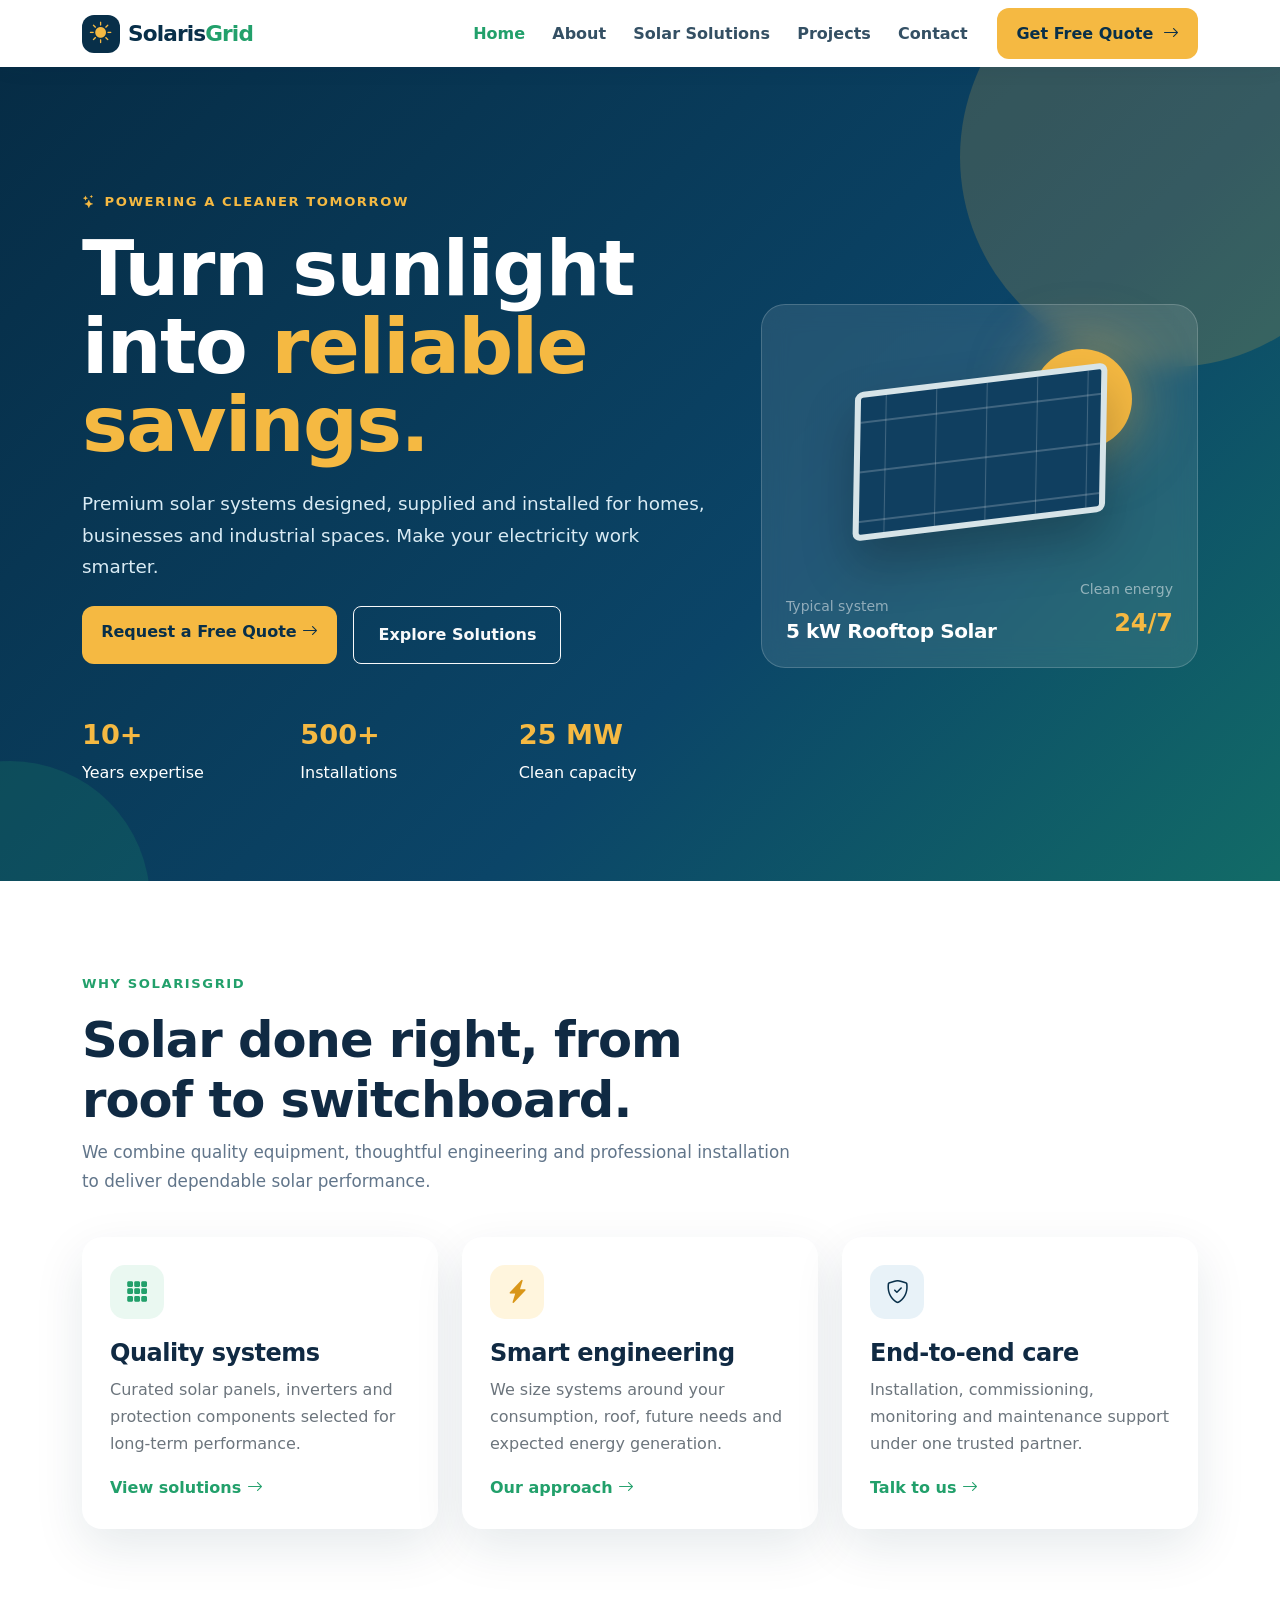
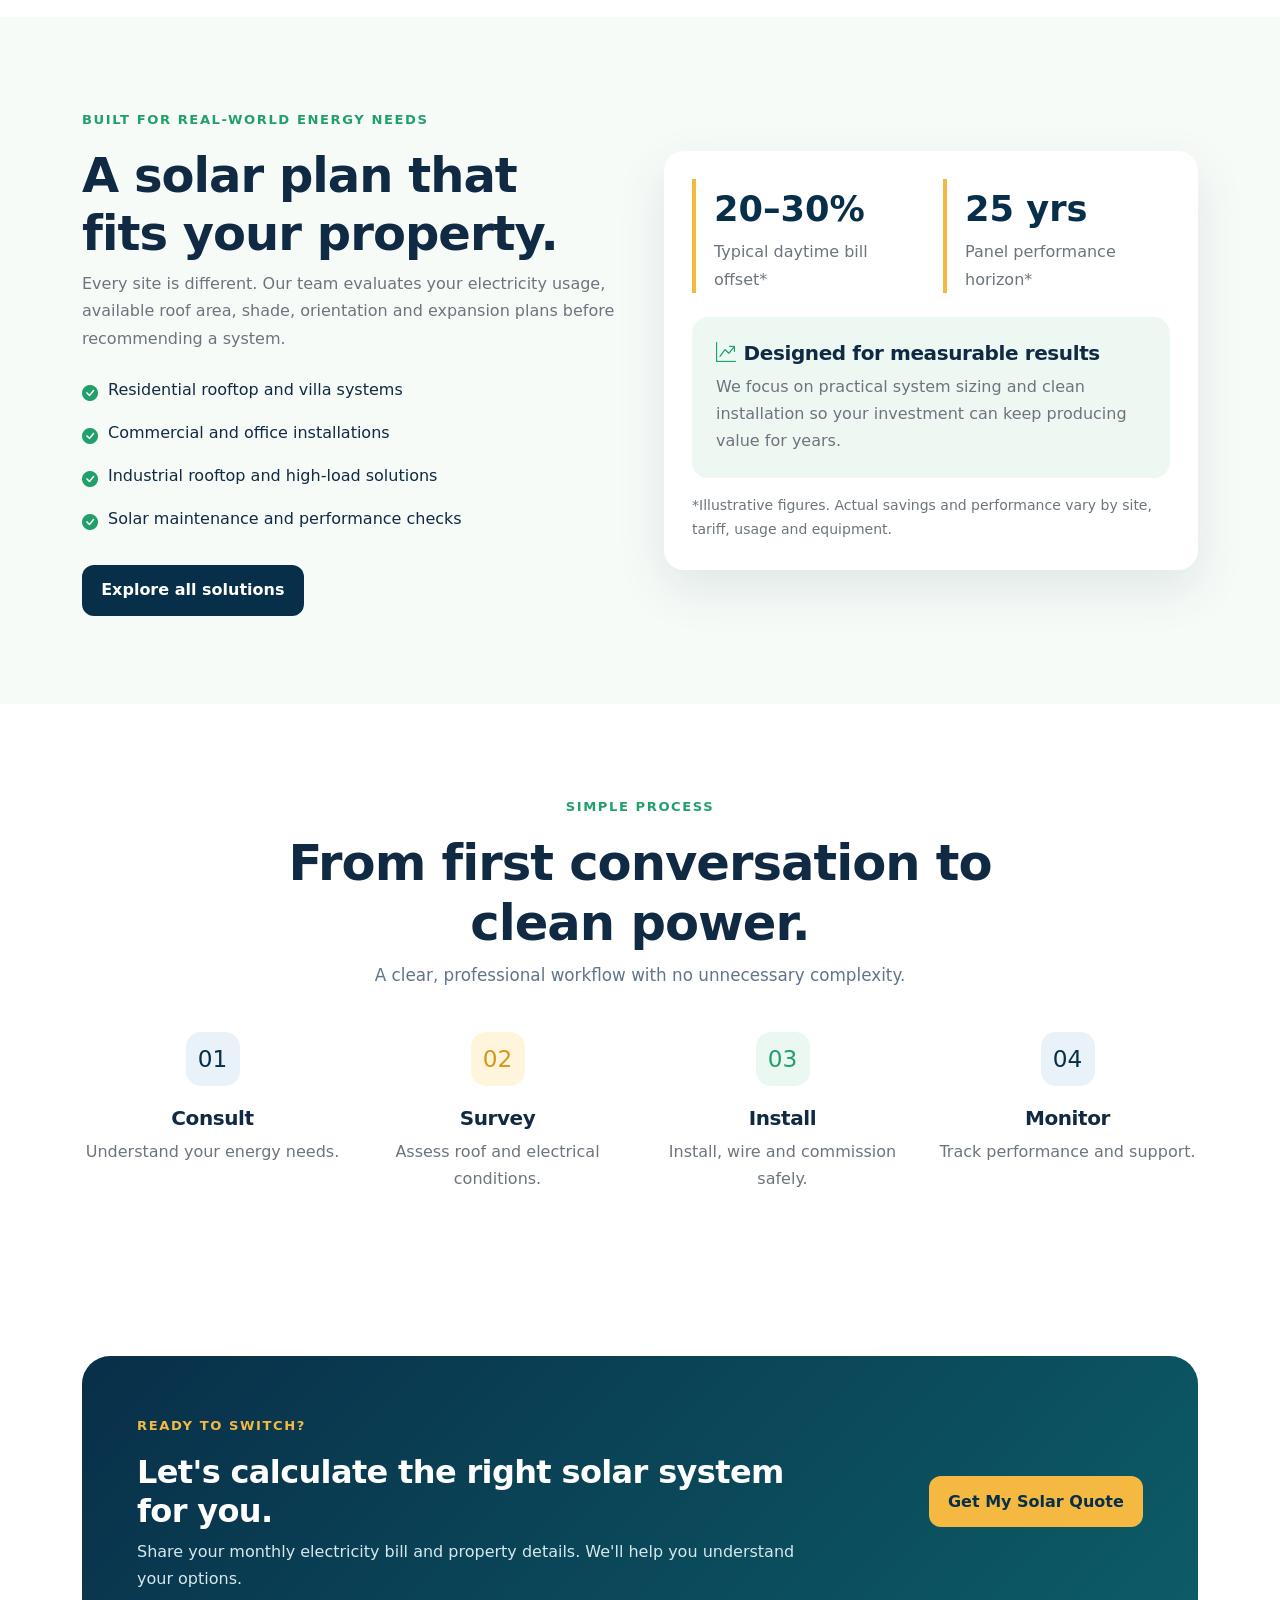
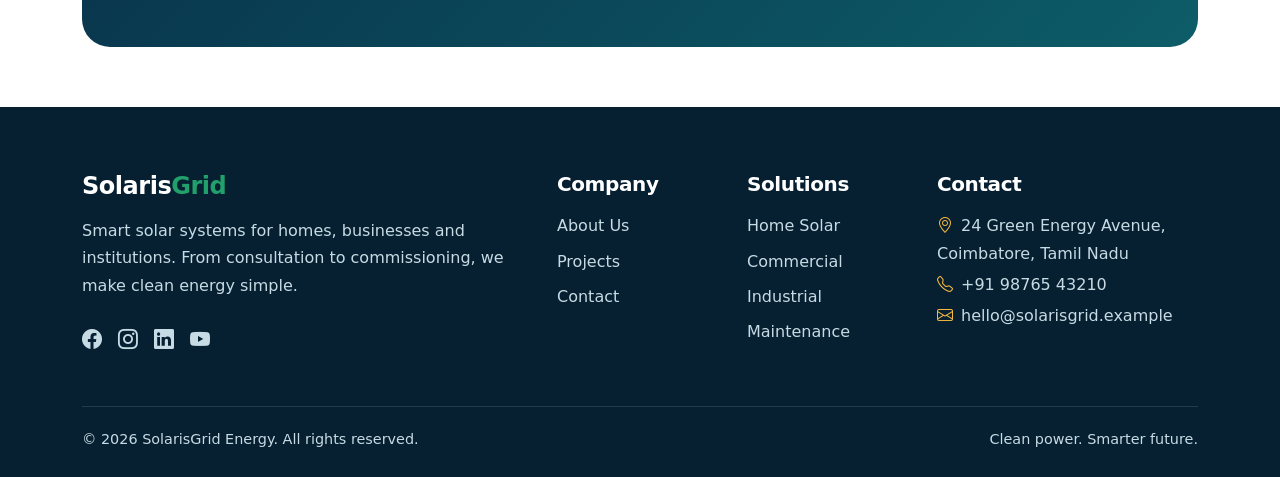
<file: index.html>
<!doctype html>
<html lang="en"><head>
<meta charset="utf-8"><meta name="viewport" content="width=device-width,initial-scale=1">
<title>Solar Panels & Installation | SolarisGrid Energy</title>
<meta name="description" content="SolarisGrid Energy provides solar panel sales, installation, maintenance and energy solutions for homes and businesses.">
<link rel="preconnect" href="https://cdn.jsdelivr.net">
<link href="https://cdn.jsdelivr.net/npm/bootstrap@5.3.3/dist/css/bootstrap.min.css" rel="stylesheet">
<link href="https://cdn.jsdelivr.net/npm/bootstrap-icons@1.11.3/font/bootstrap-icons.css" rel="stylesheet">
<link href="assets/css/style.css" rel="stylesheet">
</head><body>
<nav class="navbar navbar-expand-lg sticky-top">
 <div class="container">
  <a class="navbar-brand" href="index.html"><span class="brand-mark"><i class="bi bi-sun-fill"></i></span>Solaris<span style="color:var(--mint)">Grid</span></a>
  <button class="navbar-toggler" type="button" data-bs-toggle="collapse" data-bs-target="#mainNav"><span class="navbar-toggler-icon"></span></button>
  <div class="collapse navbar-collapse" id="mainNav">
   <ul class="navbar-nav ms-auto align-items-lg-center">
    <li class="nav-item"><a class="nav-link active" href="index.html">Home</a></li>
    <li class="nav-item"><a class="nav-link " href="about.html">About</a></li>
    <li class="nav-item"><a class="nav-link " href="solutions.html">Solar Solutions</a></li>
    <li class="nav-item"><a class="nav-link " href="projects.html">Projects</a></li>
    <li class="nav-item"><a class="nav-link " href="contact.html">Contact</a></li>
   </ul>
   <a class="btn btn-sun ms-lg-3 mt-3 mt-lg-0" href="contact.html">Get Free Quote <i class="bi bi-arrow-right ms-1"></i></a>
  </div>
 </div>
</nav>

<header class="hero">
 <div class="container hero-content">
  <div class="row align-items-center g-5">
   <div class="col-lg-7">
    <span class="eyebrow"><i class="bi bi-stars"></i> Powering a cleaner tomorrow</span>
    <h1>Turn sunlight into <span style="color:var(--sun)">reliable savings.</span></h1>
    <p class="mt-4">Premium solar systems designed, supplied and installed for homes, businesses and industrial spaces. Make your electricity work smarter.</p>
    <div class="d-flex flex-wrap gap-3 mt-4"><a class="btn btn-sun" href="contact.html">Request a Free Quote <i class="bi bi-arrow-right"></i></a><a class="btn btn-outline-light rounded-3 px-4 py-3 fw-bold" href="solutions.html">Explore Solutions</a></div>
    <div class="row g-4 mt-4">
      <div class="col-4 hero-stat"><strong>10+</strong><span>Years expertise</span></div><div class="col-4 hero-stat"><strong>500+</strong><span>Installations</span></div><div class="col-4 hero-stat"><strong>25 MW</strong><span>Clean capacity</span></div>
    </div>
   </div>
   <div class="col-lg-5">
    <div class="hero-card">
      <div class="sun-orb"></div><div class="solar-panel mt-5 mb-5"></div>
      <div class="d-flex justify-content-between align-items-end"><div><small class="text-white-50">Typical system</small><h5 class="mb-0">5 kW Rooftop Solar</h5></div><div class="text-end"><small class="text-white-50">Clean energy</small><strong class="d-block" style="color:var(--sun);font-size:1.5rem">24/7</strong></div></div>
    </div>
   </div>
  </div>
 </div>
</header>

<section class="section">
 <div class="container">
  <div class="section-title"><span class="eyebrow">Why SolarisGrid</span><h2>Solar done right, from roof to switchboard.</h2><p>We combine quality equipment, thoughtful engineering and professional installation to deliver dependable solar performance.</p></div>
  <div class="row g-4">
   <div class="col-md-4"><div class="card-premium"><div class="icon-box"><i class="bi bi-grid-3x3-gap-fill"></i></div><h4>Quality systems</h4><p class="text-secondary">Curated solar panels, inverters and protection components selected for long-term performance.</p><a href="solutions.html" class="fw-bold" style="color:var(--mint)">View solutions <i class="bi bi-arrow-right"></i></a></div></div>
   <div class="col-md-4"><div class="card-premium"><div class="icon-box icon-sun"><i class="bi bi-lightning-charge-fill"></i></div><h4>Smart engineering</h4><p class="text-secondary">We size systems around your consumption, roof, future needs and expected energy generation.</p><a href="about.html" class="fw-bold" style="color:var(--mint)">Our approach <i class="bi bi-arrow-right"></i></a></div></div>
   <div class="col-md-4"><div class="card-premium"><div class="icon-box icon-navy"><i class="bi bi-shield-check"></i></div><h4>End-to-end care</h4><p class="text-secondary">Installation, commissioning, monitoring and maintenance support under one trusted partner.</p><a href="contact.html" class="fw-bold" style="color:var(--mint)">Talk to us <i class="bi bi-arrow-right"></i></a></div></div>
  </div>
 </div>
</section>

<section class="section soft">
 <div class="container">
  <div class="row align-items-center g-5">
   <div class="col-lg-6"><span class="eyebrow" style="color:var(--mint)">Built for real-world energy needs</span><h2 class="display-5 fw-bold">A solar plan that fits your property.</h2><p class="text-secondary">Every site is different. Our team evaluates your electricity usage, available roof area, shade, orientation and expansion plans before recommending a system.</p>
   <ul class="check-list mt-4"><li><i class="bi bi-check-circle-fill"></i><span>Residential rooftop and villa systems</span></li><li><i class="bi bi-check-circle-fill"></i><span>Commercial and office installations</span></li><li><i class="bi bi-check-circle-fill"></i><span>Industrial rooftop and high-load solutions</span></li><li><i class="bi bi-check-circle-fill"></i><span>Solar maintenance and performance checks</span></li></ul>
   <a href="solutions.html" class="btn btn-navy mt-3">Explore all solutions</a></div>
   <div class="col-lg-6"><div class="card-premium"><div class="row g-4"><div class="col-6"><div class="kpi"><strong>20–30%</strong><span class="text-secondary">Typical daytime bill offset*</span></div></div><div class="col-6"><div class="kpi"><strong>25 yrs</strong><span class="text-secondary">Panel performance horizon*</span></div></div><div class="col-12"><div class="p-4 rounded-4" style="background:#edf8f3"><h5><i class="bi bi-graph-up-arrow me-2" style="color:var(--mint)"></i>Designed for measurable results</h5><p class="text-secondary mb-0">We focus on practical system sizing and clean installation so your investment can keep producing value for years.</p></div></div></div><small class="text-secondary d-block mt-3">*Illustrative figures. Actual savings and performance vary by site, tariff, usage and equipment.</small></div></div>
  </div>
 </div>
</section>

<section class="section">
 <div class="container">
  <div class="section-title text-center mx-auto"><span class="eyebrow">Simple process</span><h2>From first conversation to clean power.</h2><p>A clear, professional workflow with no unnecessary complexity.</p></div>
  <div class="row g-4">
   <div class="col-md-3"><div class="text-center"><div class="icon-box mx-auto icon-navy">01</div><h5>Consult</h5><p class="text-secondary">Understand your energy needs.</p></div></div>
   <div class="col-md-3"><div class="text-center"><div class="icon-box mx-auto icon-sun">02</div><h5>Survey</h5><p class="text-secondary">Assess roof and electrical conditions.</p></div></div>
   <div class="col-md-3"><div class="text-center"><div class="icon-box mx-auto">03</div><h5>Install</h5><p class="text-secondary">Install, wire and commission safely.</p></div></div>
   <div class="col-md-3"><div class="text-center"><div class="icon-box mx-auto icon-navy">04</div><h5>Monitor</h5><p class="text-secondary">Track performance and support.</p></div></div>
  </div>
 </div>
</section>

<section class="section-sm">
 <div class="container"><div class="cta"><div class="row align-items-center g-4"><div class="col-lg-8"><span class="eyebrow">Ready to switch?</span><h2 class="text-white mb-2">Let's calculate the right solar system for you.</h2><p class="mb-0">Share your monthly electricity bill and property details. We'll help you understand your options.</p></div><div class="col-lg-4 text-lg-end"><a class="btn btn-sun" href="contact.html">Get My Solar Quote</a></div></div></div></div>
</section>

<footer class="footer">
 <div class="container">
  <div class="row g-4">
   <div class="col-lg-5">
    <h4 class="text-white fw-bold">Solaris<span style="color:var(--mint)">Grid</span></h4>
    <p class="mt-3 mb-4">Smart solar systems for homes, businesses and institutions. From consultation to commissioning, we make clean energy simple.</p>
    <div class="d-flex gap-3"><a href="#"><i class="bi bi-facebook fs-5"></i></a><a href="#"><i class="bi bi-instagram fs-5"></i></a><a href="#"><i class="bi bi-linkedin fs-5"></i></a><a href="#"><i class="bi bi-youtube fs-5"></i></a></div>
   </div>
   <div class="col-6 col-lg-2"><h5>Company</h5><ul class="list-unstyled mt-3"><li class="mb-2"><a href="about.html">About Us</a></li><li class="mb-2"><a href="projects.html">Projects</a></li><li class="mb-2"><a href="contact.html">Contact</a></li></ul></div>
   <div class="col-6 col-lg-2"><h5>Solutions</h5><ul class="list-unstyled mt-3"><li class="mb-2"><a href="solutions.html">Home Solar</a></li><li class="mb-2"><a href="solutions.html">Commercial</a></li><li class="mb-2"><a href="solutions.html">Industrial</a></li><li class="mb-2"><a href="solutions.html">Maintenance</a></li></ul></div>
   <div class="col-lg-3"><h5>Contact</h5><p class="mt-3 mb-1"><i class="bi bi-geo-alt me-2" style="color:var(--sun)"></i>24 Green Energy Avenue, Coimbatore, Tamil Nadu</p><p class="mb-1"><i class="bi bi-telephone me-2" style="color:var(--sun)"></i>+91 98765 43210</p><p><i class="bi bi-envelope me-2" style="color:var(--sun)"></i>hello@solarisgrid.example</p></div>
  </div>
  <div class="footer-bottom d-flex flex-column flex-md-row justify-content-between gap-2"><span>© <span data-year></span> SolarisGrid Energy. All rights reserved.</span><span>Clean power. Smarter future.</span></div>
 </div>
</footer>

<script src="https://cdn.jsdelivr.net/npm/bootstrap@5.3.3/dist/js/bootstrap.bundle.min.js"></script><script src="assets/js/main.js"></script>
</body></html>
</file>
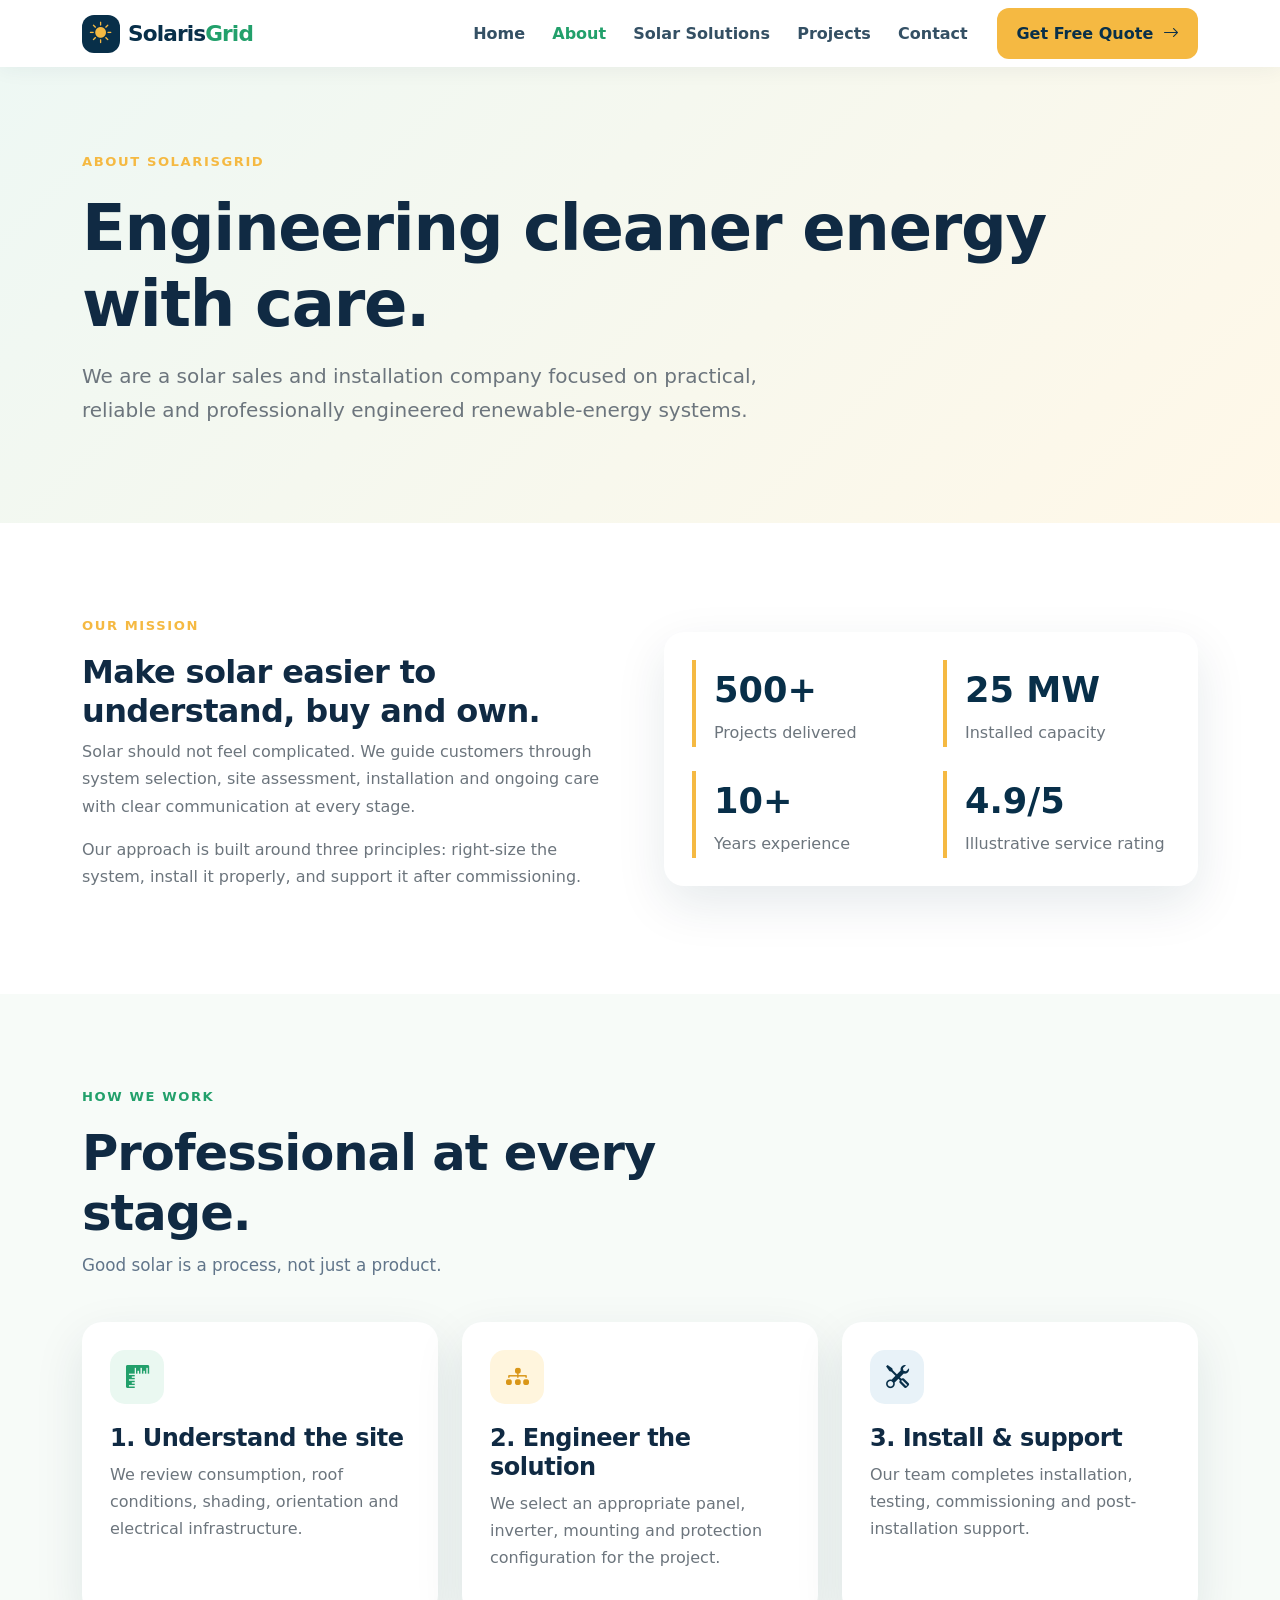
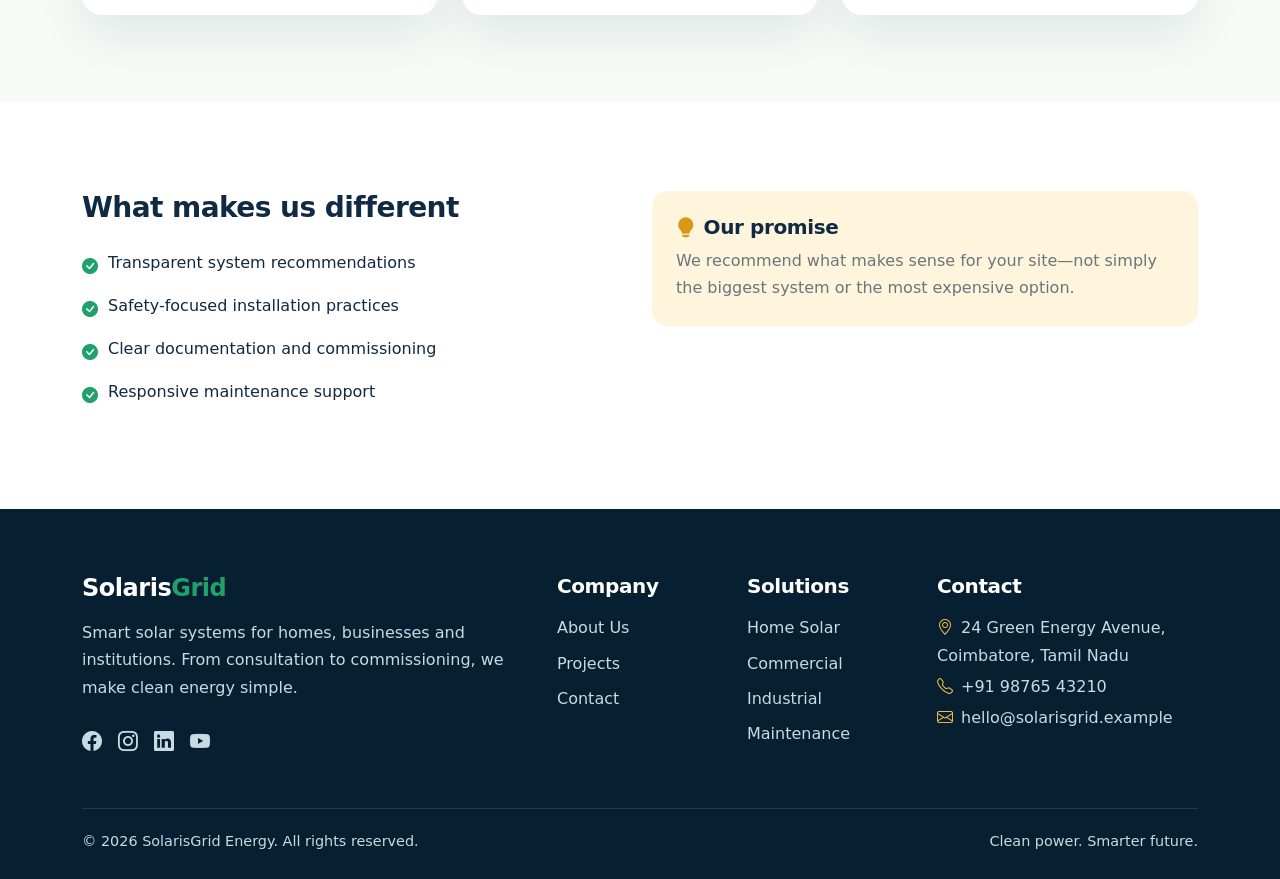
<file: about.html>
<!doctype html>
<html lang="en"><head>
<meta charset="utf-8"><meta name="viewport" content="width=device-width,initial-scale=1">
<title>About Us | SolarisGrid Energy</title>
<meta name="description" content="SolarisGrid Energy provides solar panel sales, installation, maintenance and energy solutions for homes and businesses.">
<link rel="preconnect" href="https://cdn.jsdelivr.net">
<link href="https://cdn.jsdelivr.net/npm/bootstrap@5.3.3/dist/css/bootstrap.min.css" rel="stylesheet">
<link href="https://cdn.jsdelivr.net/npm/bootstrap-icons@1.11.3/font/bootstrap-icons.css" rel="stylesheet">
<link href="assets/css/style.css" rel="stylesheet">
</head><body>
<nav class="navbar navbar-expand-lg sticky-top">
 <div class="container">
  <a class="navbar-brand" href="index.html"><span class="brand-mark"><i class="bi bi-sun-fill"></i></span>Solaris<span style="color:var(--mint)">Grid</span></a>
  <button class="navbar-toggler" type="button" data-bs-toggle="collapse" data-bs-target="#mainNav"><span class="navbar-toggler-icon"></span></button>
  <div class="collapse navbar-collapse" id="mainNav">
   <ul class="navbar-nav ms-auto align-items-lg-center">
    <li class="nav-item"><a class="nav-link " href="index.html">Home</a></li>
    <li class="nav-item"><a class="nav-link active" href="about.html">About</a></li>
    <li class="nav-item"><a class="nav-link " href="solutions.html">Solar Solutions</a></li>
    <li class="nav-item"><a class="nav-link " href="projects.html">Projects</a></li>
    <li class="nav-item"><a class="nav-link " href="contact.html">Contact</a></li>
   </ul>
   <a class="btn btn-sun ms-lg-3 mt-3 mt-lg-0" href="contact.html">Get Free Quote <i class="bi bi-arrow-right ms-1"></i></a>
  </div>
 </div>
</nav>

<section class="page-hero"><div class="container"><span class="eyebrow">About SolarisGrid</span><h1>Engineering cleaner energy with care.</h1><p class="lead text-secondary mt-3 col-lg-8">We are a solar sales and installation company focused on practical, reliable and professionally engineered renewable-energy systems.</p></div></section>
<section class="section"><div class="container"><div class="row g-5 align-items-center"><div class="col-lg-6"><span class="eyebrow">Our mission</span><h2>Make solar easier to understand, buy and own.</h2><p class="text-secondary">Solar should not feel complicated. We guide customers through system selection, site assessment, installation and ongoing care with clear communication at every stage.</p><p class="text-secondary">Our approach is built around three principles: right-size the system, install it properly, and support it after commissioning.</p></div><div class="col-lg-6"><div class="card-premium"><div class="row g-4"><div class="col-6"><div class="kpi"><strong>500+</strong><span class="text-secondary">Projects delivered</span></div></div><div class="col-6"><div class="kpi"><strong>25 MW</strong><span class="text-secondary">Installed capacity</span></div></div><div class="col-6"><div class="kpi"><strong>10+</strong><span class="text-secondary">Years experience</span></div></div><div class="col-6"><div class="kpi"><strong>4.9/5</strong><span class="text-secondary">Illustrative service rating</span></div></div></div></div></div></div></div></section>
<section class="section soft"><div class="container"><div class="section-title"><span class="eyebrow">How we work</span><h2>Professional at every stage.</h2><p>Good solar is a process, not just a product.</p></div><div class="row g-4"><div class="col-lg-4"><div class="card-premium"><div class="icon-box"><i class="bi bi-rulers"></i></div><h4>1. Understand the site</h4><p class="text-secondary">We review consumption, roof conditions, shading, orientation and electrical infrastructure.</p></div></div><div class="col-lg-4"><div class="card-premium"><div class="icon-box icon-sun"><i class="bi bi-diagram-3-fill"></i></div><h4>2. Engineer the solution</h4><p class="text-secondary">We select an appropriate panel, inverter, mounting and protection configuration for the project.</p></div></div><div class="col-lg-4"><div class="card-premium"><div class="icon-box icon-navy"><i class="bi bi-tools"></i></div><h4>3. Install & support</h4><p class="text-secondary">Our team completes installation, testing, commissioning and post-installation support.</p></div></div></div></div></section>
<section class="section"><div class="container"><div class="row g-4"><div class="col-lg-6"><h3>What makes us different</h3><ul class="check-list mt-4"><li><i class="bi bi-check-circle-fill"></i><span>Transparent system recommendations</span></li><li><i class="bi bi-check-circle-fill"></i><span>Safety-focused installation practices</span></li><li><i class="bi bi-check-circle-fill"></i><span>Clear documentation and commissioning</span></li><li><i class="bi bi-check-circle-fill"></i><span>Responsive maintenance support</span></li></ul></div><div class="col-lg-6"><div class="p-4 rounded-4" style="background:#fff5dd"><h5><i class="bi bi-lightbulb-fill me-2" style="color:var(--sun-dark)"></i>Our promise</h5><p class="mb-0 text-secondary">We recommend what makes sense for your site—not simply the biggest system or the most expensive option.</p></div></div></div></div></section>

<footer class="footer">
 <div class="container">
  <div class="row g-4">
   <div class="col-lg-5">
    <h4 class="text-white fw-bold">Solaris<span style="color:var(--mint)">Grid</span></h4>
    <p class="mt-3 mb-4">Smart solar systems for homes, businesses and institutions. From consultation to commissioning, we make clean energy simple.</p>
    <div class="d-flex gap-3"><a href="#"><i class="bi bi-facebook fs-5"></i></a><a href="#"><i class="bi bi-instagram fs-5"></i></a><a href="#"><i class="bi bi-linkedin fs-5"></i></a><a href="#"><i class="bi bi-youtube fs-5"></i></a></div>
   </div>
   <div class="col-6 col-lg-2"><h5>Company</h5><ul class="list-unstyled mt-3"><li class="mb-2"><a href="about.html">About Us</a></li><li class="mb-2"><a href="projects.html">Projects</a></li><li class="mb-2"><a href="contact.html">Contact</a></li></ul></div>
   <div class="col-6 col-lg-2"><h5>Solutions</h5><ul class="list-unstyled mt-3"><li class="mb-2"><a href="solutions.html">Home Solar</a></li><li class="mb-2"><a href="solutions.html">Commercial</a></li><li class="mb-2"><a href="solutions.html">Industrial</a></li><li class="mb-2"><a href="solutions.html">Maintenance</a></li></ul></div>
   <div class="col-lg-3"><h5>Contact</h5><p class="mt-3 mb-1"><i class="bi bi-geo-alt me-2" style="color:var(--sun)"></i>24 Green Energy Avenue, Coimbatore, Tamil Nadu</p><p class="mb-1"><i class="bi bi-telephone me-2" style="color:var(--sun)"></i>+91 98765 43210</p><p><i class="bi bi-envelope me-2" style="color:var(--sun)"></i>hello@solarisgrid.example</p></div>
  </div>
  <div class="footer-bottom d-flex flex-column flex-md-row justify-content-between gap-2"><span>© <span data-year></span> SolarisGrid Energy. All rights reserved.</span><span>Clean power. Smarter future.</span></div>
 </div>
</footer>

<script src="https://cdn.jsdelivr.net/npm/bootstrap@5.3.3/dist/js/bootstrap.bundle.min.js"></script><script src="assets/js/main.js"></script>
</body></html>
</file>
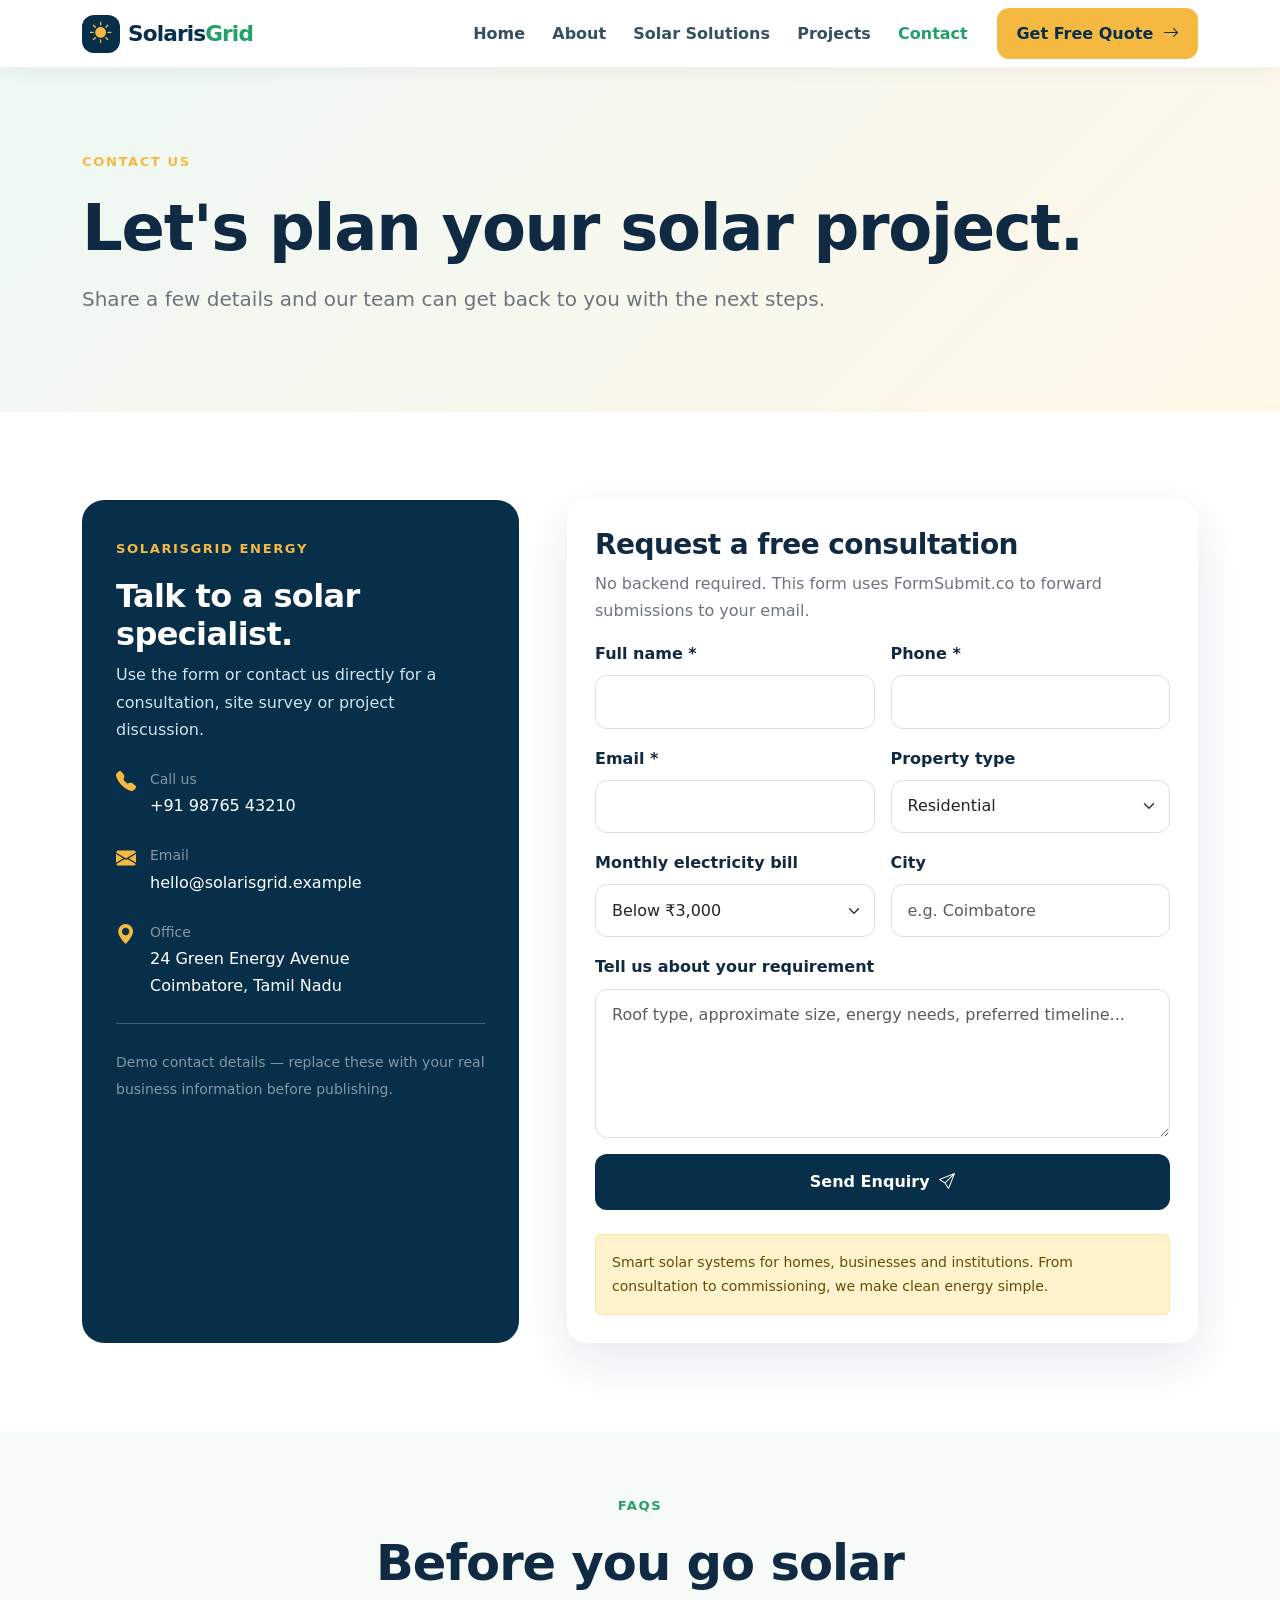
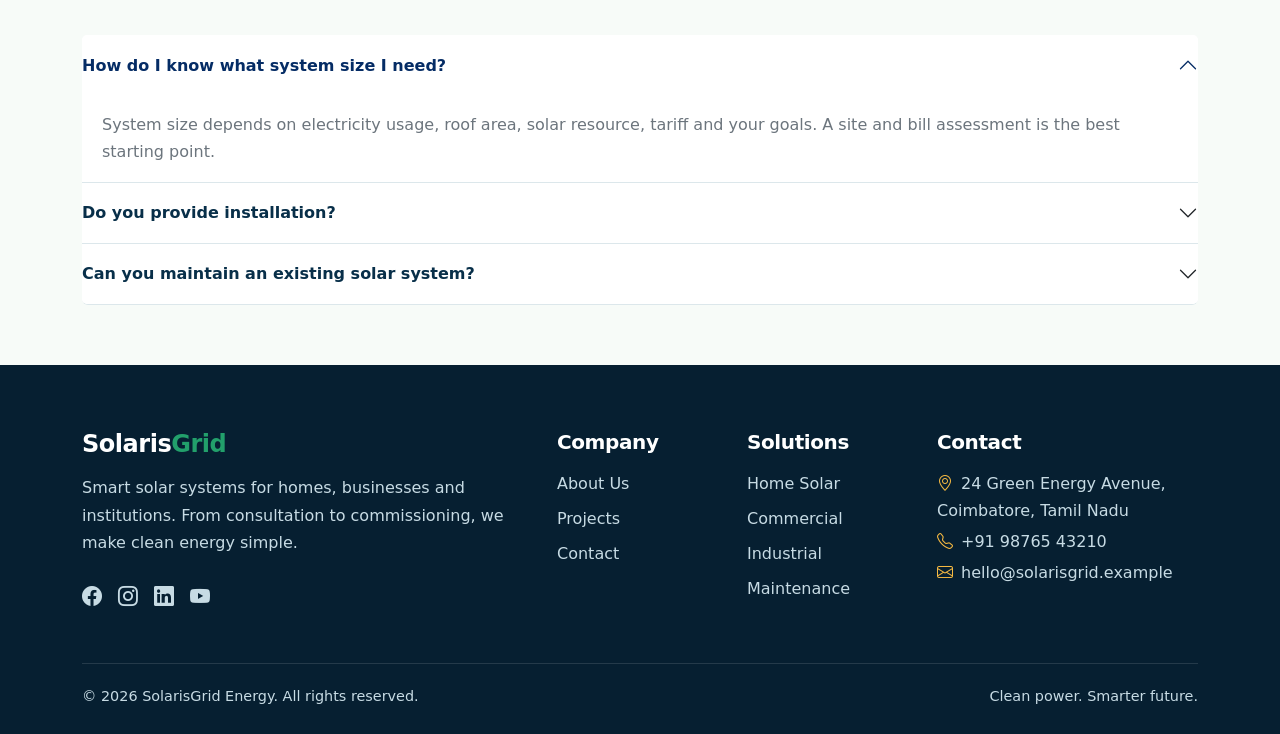
<file: contact.html>
<!doctype html>
<html lang="en"><head>
<meta charset="utf-8"><meta name="viewport" content="width=device-width,initial-scale=1">
<title>Contact & Free Quote | SolarisGrid Energy</title>
<meta name="description" content="SolarisGrid Energy provides solar panel sales, installation, maintenance and energy solutions for homes and businesses.">
<link rel="preconnect" href="https://cdn.jsdelivr.net">
<link href="https://cdn.jsdelivr.net/npm/bootstrap@5.3.3/dist/css/bootstrap.min.css" rel="stylesheet">
<link href="https://cdn.jsdelivr.net/npm/bootstrap-icons@1.11.3/font/bootstrap-icons.css" rel="stylesheet">
<link href="assets/css/style.css" rel="stylesheet">
</head><body>
<nav class="navbar navbar-expand-lg sticky-top">
 <div class="container">
  <a class="navbar-brand" href="index.html"><span class="brand-mark"><i class="bi bi-sun-fill"></i></span>Solaris<span style="color:var(--mint)">Grid</span></a>
  <button class="navbar-toggler" type="button" data-bs-toggle="collapse" data-bs-target="#mainNav"><span class="navbar-toggler-icon"></span></button>
  <div class="collapse navbar-collapse" id="mainNav">
   <ul class="navbar-nav ms-auto align-items-lg-center">
    <li class="nav-item"><a class="nav-link " href="index.html">Home</a></li>
    <li class="nav-item"><a class="nav-link " href="about.html">About</a></li>
    <li class="nav-item"><a class="nav-link " href="solutions.html">Solar Solutions</a></li>
    <li class="nav-item"><a class="nav-link " href="projects.html">Projects</a></li>
    <li class="nav-item"><a class="nav-link active" href="contact.html">Contact</a></li>
   </ul>
   <a class="btn btn-sun ms-lg-3 mt-3 mt-lg-0" href="contact.html">Get Free Quote <i class="bi bi-arrow-right ms-1"></i></a>
  </div>
 </div>
</nav>

<section class="page-hero"><div class="container"><span class="eyebrow">Contact us</span><h1>Let's plan your solar project.</h1><p class="lead text-secondary mt-3 col-lg-8">Share a few details and our team can get back to you with the next steps.</p></div></section>
<section class="section"><div class="container"><div class="row g-5">
<div class="col-lg-5"><div class="contact-card"><span class="eyebrow">SolarisGrid Energy</span><h2 class="text-white">Talk to a solar specialist.</h2><p>Use the form or contact us directly for a consultation, site survey or project discussion.</p>
<div class="contact-item"><i class="bi bi-telephone-fill"></i><div><small class="text-white-50">Call us</small><div>+91 98765 43210</div></div></div>
<div class="contact-item"><i class="bi bi-envelope-fill"></i><div><small class="text-white-50">Email</small><div>hello@solarisgrid.example</div></div></div>
<div class="contact-item"><i class="bi bi-geo-alt-fill"></i><div><small class="text-white-50">Office</small><div>24 Green Energy Avenue<br>Coimbatore, Tamil Nadu</div></div></div>
<hr class="border-light opacity-25 my-4"><small class="text-white-50">Demo contact details — replace these with your real business information before publishing.</small>
</div></div>
<div class="col-lg-7"><div class="card-premium"><h3>Request a free consultation</h3><p class="text-secondary">No backend required. This form uses FormSubmit.co to forward submissions to your email.</p>
<form class="needs-validation" action="https://formsubmit.co/abi.books0@gmail.com" method="POST" novalidate>
<input type="hidden" name="_subject" value="New Solar Website Enquiry - SolarisGrid">
<input type="hidden" name="_captcha" value="false">
<input type="hidden" name="_template" value="table">
<input type="hidden" name="_next" value="https://abibooks.github.io/solarisgrid/thank-you.html">
<div class="row g-3">
<div class="col-md-6"><label class="form-label fw-semibold">Full name *</label><input class="form-control" type="text" name="name" required><div class="invalid-feedback">Please enter your name.</div></div>
<div class="col-md-6"><label class="form-label fw-semibold">Phone *</label><input class="form-control" type="tel" name="phone" required><div class="invalid-feedback">Please enter your phone number.</div></div>
<div class="col-md-6"><label class="form-label fw-semibold">Email *</label><input class="form-control" type="email" name="email" required><div class="invalid-feedback">Please enter a valid email.</div></div>
<div class="col-md-6"><label class="form-label fw-semibold">Property type</label><select class="form-select" name="property_type"><option>Residential</option><option>Commercial</option><option>Industrial</option><option>Other</option></select></div>
<div class="col-md-6"><label class="form-label fw-semibold">Monthly electricity bill</label><select class="form-select" name="monthly_bill"><option>Below ₹3,000</option><option>₹3,000–₹7,000</option><option>₹7,000–₹15,000</option><option>₹15,000+</option><option>Not sure</option></select></div>
<div class="col-md-6"><label class="form-label fw-semibold">City</label><input class="form-control" type="text" name="city" placeholder="e.g. Coimbatore"></div>
<div class="col-12"><label class="form-label fw-semibold">Tell us about your requirement</label><textarea class="form-control" name="message" rows="5" placeholder="Roof type, approximate size, energy needs, preferred timeline..."></textarea></div>
<div class="col-12"><button class="btn btn-navy w-100 py-3" type="submit">Send Enquiry <i class="bi bi-send ms-1"></i></button></div>
</div></form>
<div class="alert alert-warning mt-4 mb-0 small">Smart solar systems for homes, businesses and institutions. 
 From consultation to commissioning, we make clean energy simple.</div>
</div></div></div></section>
<section class="section-sm soft"><div class="container"><div class="section-title text-center mx-auto"><span class="eyebrow">FAQs</span><h2>Before you go solar</h2></div><div class="accordion" id="faq">
<div class="accordion-item"><h2 class="accordion-header"><button class="accordion-button" data-bs-toggle="collapse" data-bs-target="#f1">How do I know what system size I need?</button></h2><div id="f1" class="accordion-collapse collapse show" data-bs-parent="#faq"><div class="accordion-body text-secondary">System size depends on electricity usage, roof area, solar resource, tariff and your goals. A site and bill assessment is the best starting point.</div></div></div>
<div class="accordion-item"><h2 class="accordion-header"><button class="accordion-button collapsed" data-bs-toggle="collapse" data-bs-target="#f2">Do you provide installation?</button></h2><div id="f2" class="accordion-collapse collapse" data-bs-parent="#faq"><div class="accordion-body text-secondary">Yes. SolarisGrid is positioned as an end-to-end solar sales and installation company, including system design, installation and commissioning.</div></div></div>
<div class="accordion-item"><h2 class="accordion-header"><button class="accordion-button collapsed" data-bs-toggle="collapse" data-bs-target="#f3">Can you maintain an existing solar system?</button></h2><div id="f3" class="accordion-collapse collapse" data-bs-parent="#faq"><div class="accordion-body text-secondary">We can assess existing systems and discuss inspection, cleaning coordination, monitoring and maintenance requirements.</div></div></div>
</div></div></section>

<footer class="footer">
 <div class="container">
  <div class="row g-4">
   <div class="col-lg-5">
    <h4 class="text-white fw-bold">Solaris<span style="color:var(--mint)">Grid</span></h4>
    <p class="mt-3 mb-4">Smart solar systems for homes, businesses and institutions. From consultation to commissioning, we make clean energy simple.</p>
    <div class="d-flex gap-3"><a href="#"><i class="bi bi-facebook fs-5"></i></a><a href="#"><i class="bi bi-instagram fs-5"></i></a><a href="#"><i class="bi bi-linkedin fs-5"></i></a><a href="#"><i class="bi bi-youtube fs-5"></i></a></div>
   </div>
   <div class="col-6 col-lg-2"><h5>Company</h5><ul class="list-unstyled mt-3"><li class="mb-2"><a href="about.html">About Us</a></li><li class="mb-2"><a href="projects.html">Projects</a></li><li class="mb-2"><a href="contact.html">Contact</a></li></ul></div>
   <div class="col-6 col-lg-2"><h5>Solutions</h5><ul class="list-unstyled mt-3"><li class="mb-2"><a href="solutions.html">Home Solar</a></li><li class="mb-2"><a href="solutions.html">Commercial</a></li><li class="mb-2"><a href="solutions.html">Industrial</a></li><li class="mb-2"><a href="solutions.html">Maintenance</a></li></ul></div>
   <div class="col-lg-3"><h5>Contact</h5><p class="mt-3 mb-1"><i class="bi bi-geo-alt me-2" style="color:var(--sun)"></i>24 Green Energy Avenue, Coimbatore, Tamil Nadu</p><p class="mb-1"><i class="bi bi-telephone me-2" style="color:var(--sun)"></i>+91 98765 43210</p><p><i class="bi bi-envelope me-2" style="color:var(--sun)"></i>hello@solarisgrid.example</p></div>
  </div>
  <div class="footer-bottom d-flex flex-column flex-md-row justify-content-between gap-2"><span>© <span data-year></span> SolarisGrid Energy. All rights reserved.</span><span>Clean power. Smarter future.</span></div>
 </div>
</footer>

<script src="https://cdn.jsdelivr.net/npm/bootstrap@5.3.3/dist/js/bootstrap.bundle.min.js"></script><script src="assets/js/main.js"></script>
</body></html>
</file>
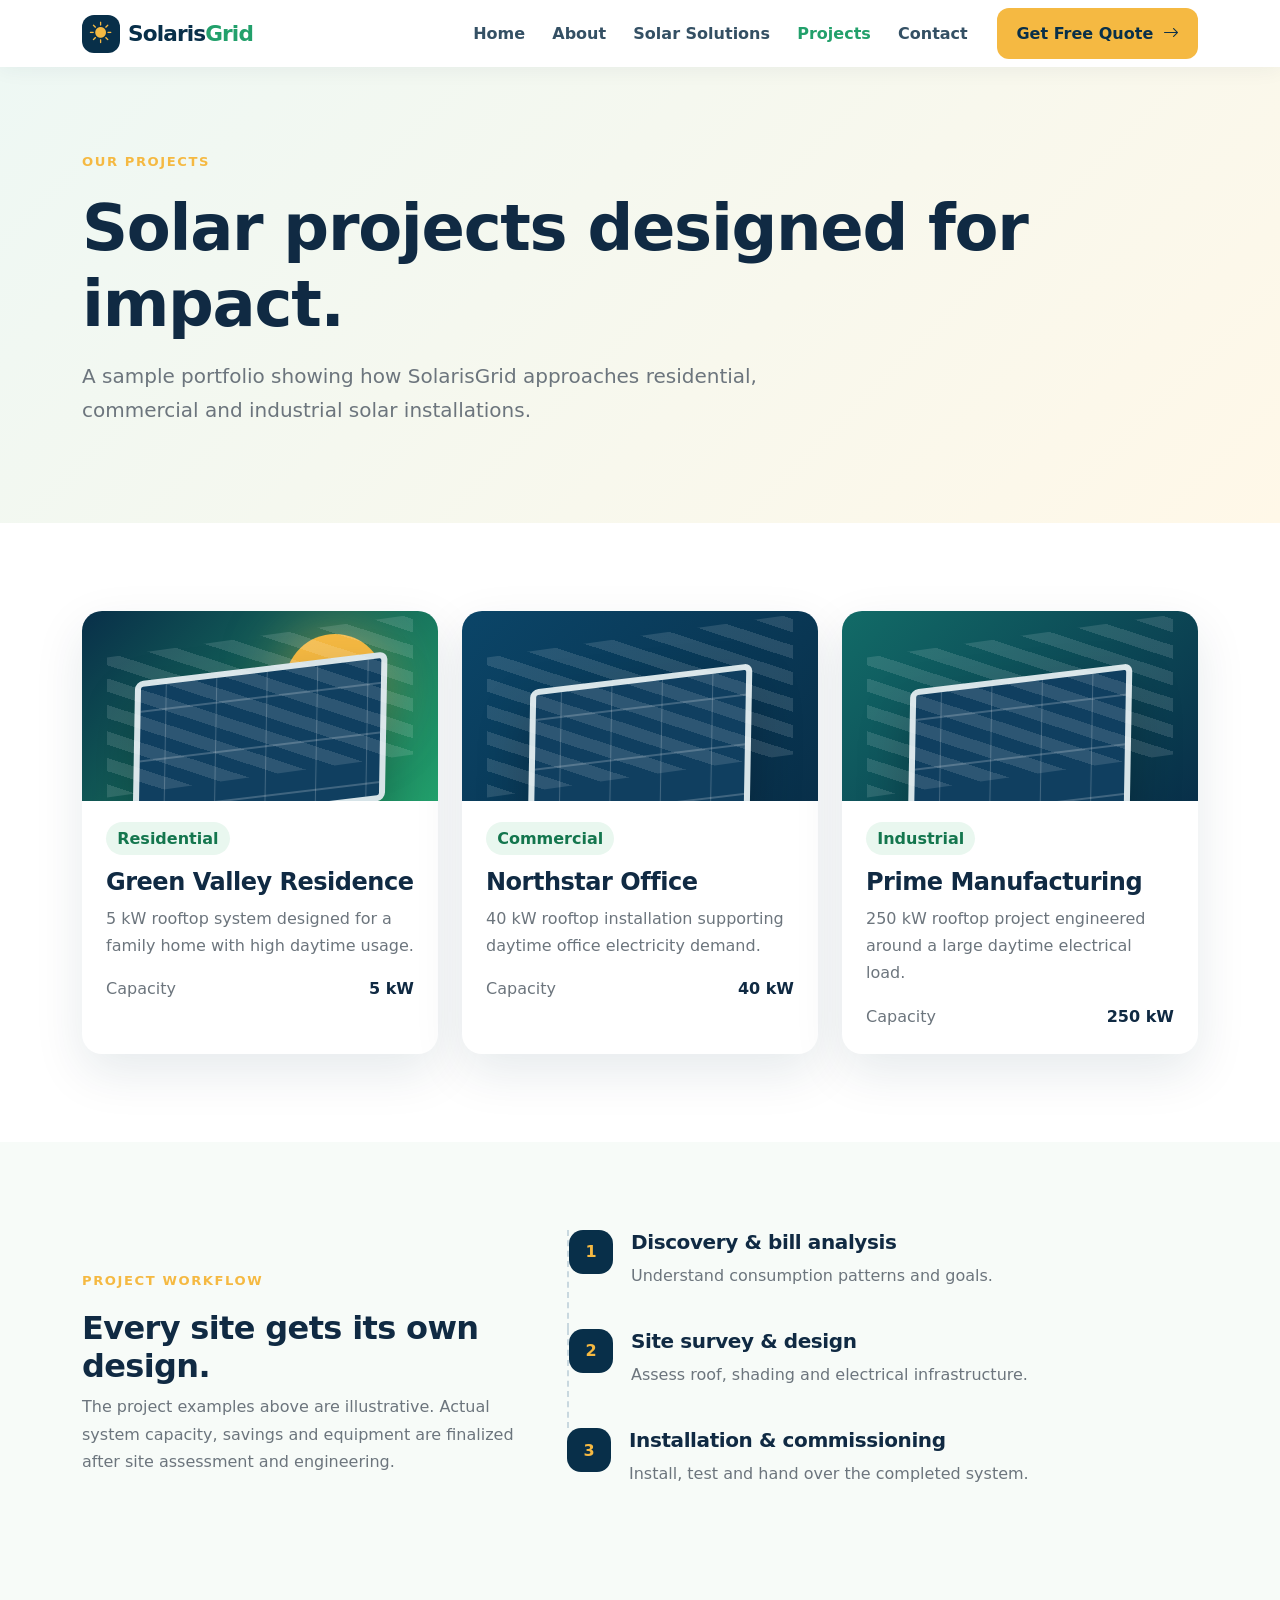
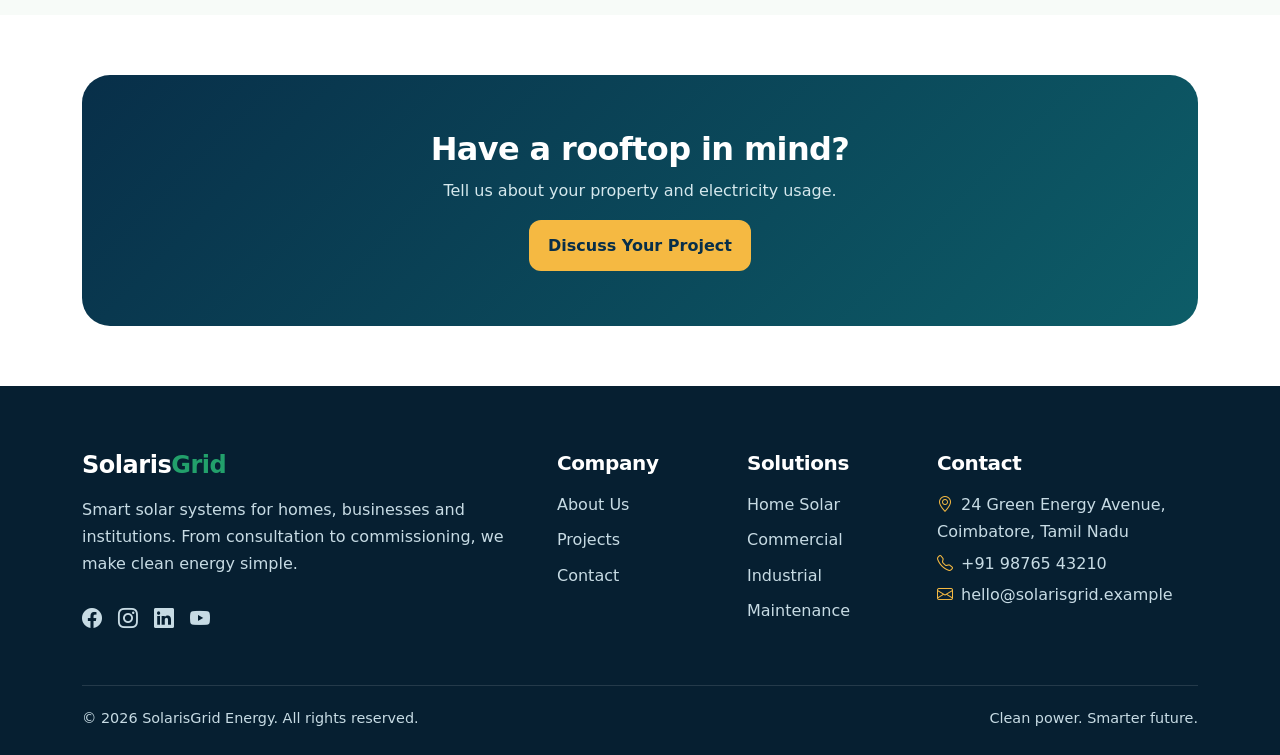
<file: projects.html>
<!doctype html>
<html lang="en"><head>
<meta charset="utf-8"><meta name="viewport" content="width=device-width,initial-scale=1">
<title>Solar Projects | SolarisGrid Energy</title>
<meta name="description" content="SolarisGrid Energy provides solar panel sales, installation, maintenance and energy solutions for homes and businesses.">
<link rel="preconnect" href="https://cdn.jsdelivr.net">
<link href="https://cdn.jsdelivr.net/npm/bootstrap@5.3.3/dist/css/bootstrap.min.css" rel="stylesheet">
<link href="https://cdn.jsdelivr.net/npm/bootstrap-icons@1.11.3/font/bootstrap-icons.css" rel="stylesheet">
<link href="assets/css/style.css" rel="stylesheet">
</head><body>
<nav class="navbar navbar-expand-lg sticky-top">
 <div class="container">
  <a class="navbar-brand" href="index.html"><span class="brand-mark"><i class="bi bi-sun-fill"></i></span>Solaris<span style="color:var(--mint)">Grid</span></a>
  <button class="navbar-toggler" type="button" data-bs-toggle="collapse" data-bs-target="#mainNav"><span class="navbar-toggler-icon"></span></button>
  <div class="collapse navbar-collapse" id="mainNav">
   <ul class="navbar-nav ms-auto align-items-lg-center">
    <li class="nav-item"><a class="nav-link " href="index.html">Home</a></li>
    <li class="nav-item"><a class="nav-link " href="about.html">About</a></li>
    <li class="nav-item"><a class="nav-link " href="solutions.html">Solar Solutions</a></li>
    <li class="nav-item"><a class="nav-link active" href="projects.html">Projects</a></li>
    <li class="nav-item"><a class="nav-link " href="contact.html">Contact</a></li>
   </ul>
   <a class="btn btn-sun ms-lg-3 mt-3 mt-lg-0" href="contact.html">Get Free Quote <i class="bi bi-arrow-right ms-1"></i></a>
  </div>
 </div>
</nav>

<section class="page-hero"><div class="container"><span class="eyebrow">Our projects</span><h1>Solar projects designed for impact.</h1><p class="lead text-secondary mt-3 col-lg-8">A sample portfolio showing how SolarisGrid approaches residential, commercial and industrial solar installations.</p></div></section>
<section class="section"><div class="container"><div class="row g-4">
<div class="col-md-6 col-lg-4"><div class="project-card"><div class="project-visual"><div class="sun-orb"></div><div class="solar-panel" style="margin-top:55px"></div></div><div class="p-4"><span class="badge-soft">Residential</span><h4 class="mt-3">Green Valley Residence</h4><p class="text-secondary">5 kW rooftop system designed for a family home with high daytime usage.</p><div class="d-flex justify-content-between"><span class="text-secondary">Capacity</span><strong>5 kW</strong></div></div></div></div>
<div class="col-md-6 col-lg-4"><div class="project-card"><div class="project-visual" style="background:linear-gradient(135deg,#0b4568,#082f49)"><div class="solar-panel" style="margin-top:65px;width:220px"></div></div><div class="p-4"><span class="badge-soft">Commercial</span><h4 class="mt-3">Northstar Office</h4><p class="text-secondary">40 kW rooftop installation supporting daytime office electricity demand.</p><div class="d-flex justify-content-between"><span class="text-secondary">Capacity</span><strong>40 kW</strong></div></div></div></div>
<div class="col-md-6 col-lg-4"><div class="project-card"><div class="project-visual" style="background:linear-gradient(135deg,#126b67,#082f49)"><div class="solar-panel" style="margin-top:65px;width:220px"></div></div><div class="p-4"><span class="badge-soft">Industrial</span><h4 class="mt-3">Prime Manufacturing</h4><p class="text-secondary">250 kW rooftop project engineered around a large daytime electrical load.</p><div class="d-flex justify-content-between"><span class="text-secondary">Capacity</span><strong>250 kW</strong></div></div></div></div>
</div></div></section>
<section class="section soft"><div class="container"><div class="row align-items-center g-5"><div class="col-lg-5"><span class="eyebrow">Project workflow</span><h2>Every site gets its own design.</h2><p class="text-secondary">The project examples above are illustrative. Actual system capacity, savings and equipment are finalized after site assessment and engineering.</p></div><div class="col-lg-7"><div class="process-line"><div class="step"><div class="step-number">1</div><h5>Discovery & bill analysis</h5><p class="text-secondary">Understand consumption patterns and goals.</p></div></div><div class="process-line"><div class="step"><div class="step-number">2</div><h5>Site survey & design</h5><p class="text-secondary">Assess roof, shading and electrical infrastructure.</p></div></div><div class="process-line"><div class="step"><div class="step-number">3</div><h5>Installation & commissioning</h5><p class="text-secondary">Install, test and hand over the completed system.</p></div></div></div></div></div></section>
<section class="section-sm"><div class="container"><div class="cta text-center"><h2 class="text-white">Have a rooftop in mind?</h2><p>Tell us about your property and electricity usage.</p><a class="btn btn-sun" href="contact.html">Discuss Your Project</a></div></div></section>

<footer class="footer">
 <div class="container">
  <div class="row g-4">
   <div class="col-lg-5">
    <h4 class="text-white fw-bold">Solaris<span style="color:var(--mint)">Grid</span></h4>
    <p class="mt-3 mb-4">Smart solar systems for homes, businesses and institutions. From consultation to commissioning, we make clean energy simple.</p>
    <div class="d-flex gap-3"><a href="#"><i class="bi bi-facebook fs-5"></i></a><a href="#"><i class="bi bi-instagram fs-5"></i></a><a href="#"><i class="bi bi-linkedin fs-5"></i></a><a href="#"><i class="bi bi-youtube fs-5"></i></a></div>
   </div>
   <div class="col-6 col-lg-2"><h5>Company</h5><ul class="list-unstyled mt-3"><li class="mb-2"><a href="about.html">About Us</a></li><li class="mb-2"><a href="projects.html">Projects</a></li><li class="mb-2"><a href="contact.html">Contact</a></li></ul></div>
   <div class="col-6 col-lg-2"><h5>Solutions</h5><ul class="list-unstyled mt-3"><li class="mb-2"><a href="solutions.html">Home Solar</a></li><li class="mb-2"><a href="solutions.html">Commercial</a></li><li class="mb-2"><a href="solutions.html">Industrial</a></li><li class="mb-2"><a href="solutions.html">Maintenance</a></li></ul></div>
   <div class="col-lg-3"><h5>Contact</h5><p class="mt-3 mb-1"><i class="bi bi-geo-alt me-2" style="color:var(--sun)"></i>24 Green Energy Avenue, Coimbatore, Tamil Nadu</p><p class="mb-1"><i class="bi bi-telephone me-2" style="color:var(--sun)"></i>+91 98765 43210</p><p><i class="bi bi-envelope me-2" style="color:var(--sun)"></i>hello@solarisgrid.example</p></div>
  </div>
  <div class="footer-bottom d-flex flex-column flex-md-row justify-content-between gap-2"><span>© <span data-year></span> SolarisGrid Energy. All rights reserved.</span><span>Clean power. Smarter future.</span></div>
 </div>
</footer>

<script src="https://cdn.jsdelivr.net/npm/bootstrap@5.3.3/dist/js/bootstrap.bundle.min.js"></script><script src="assets/js/main.js"></script>
</body></html>
</file>
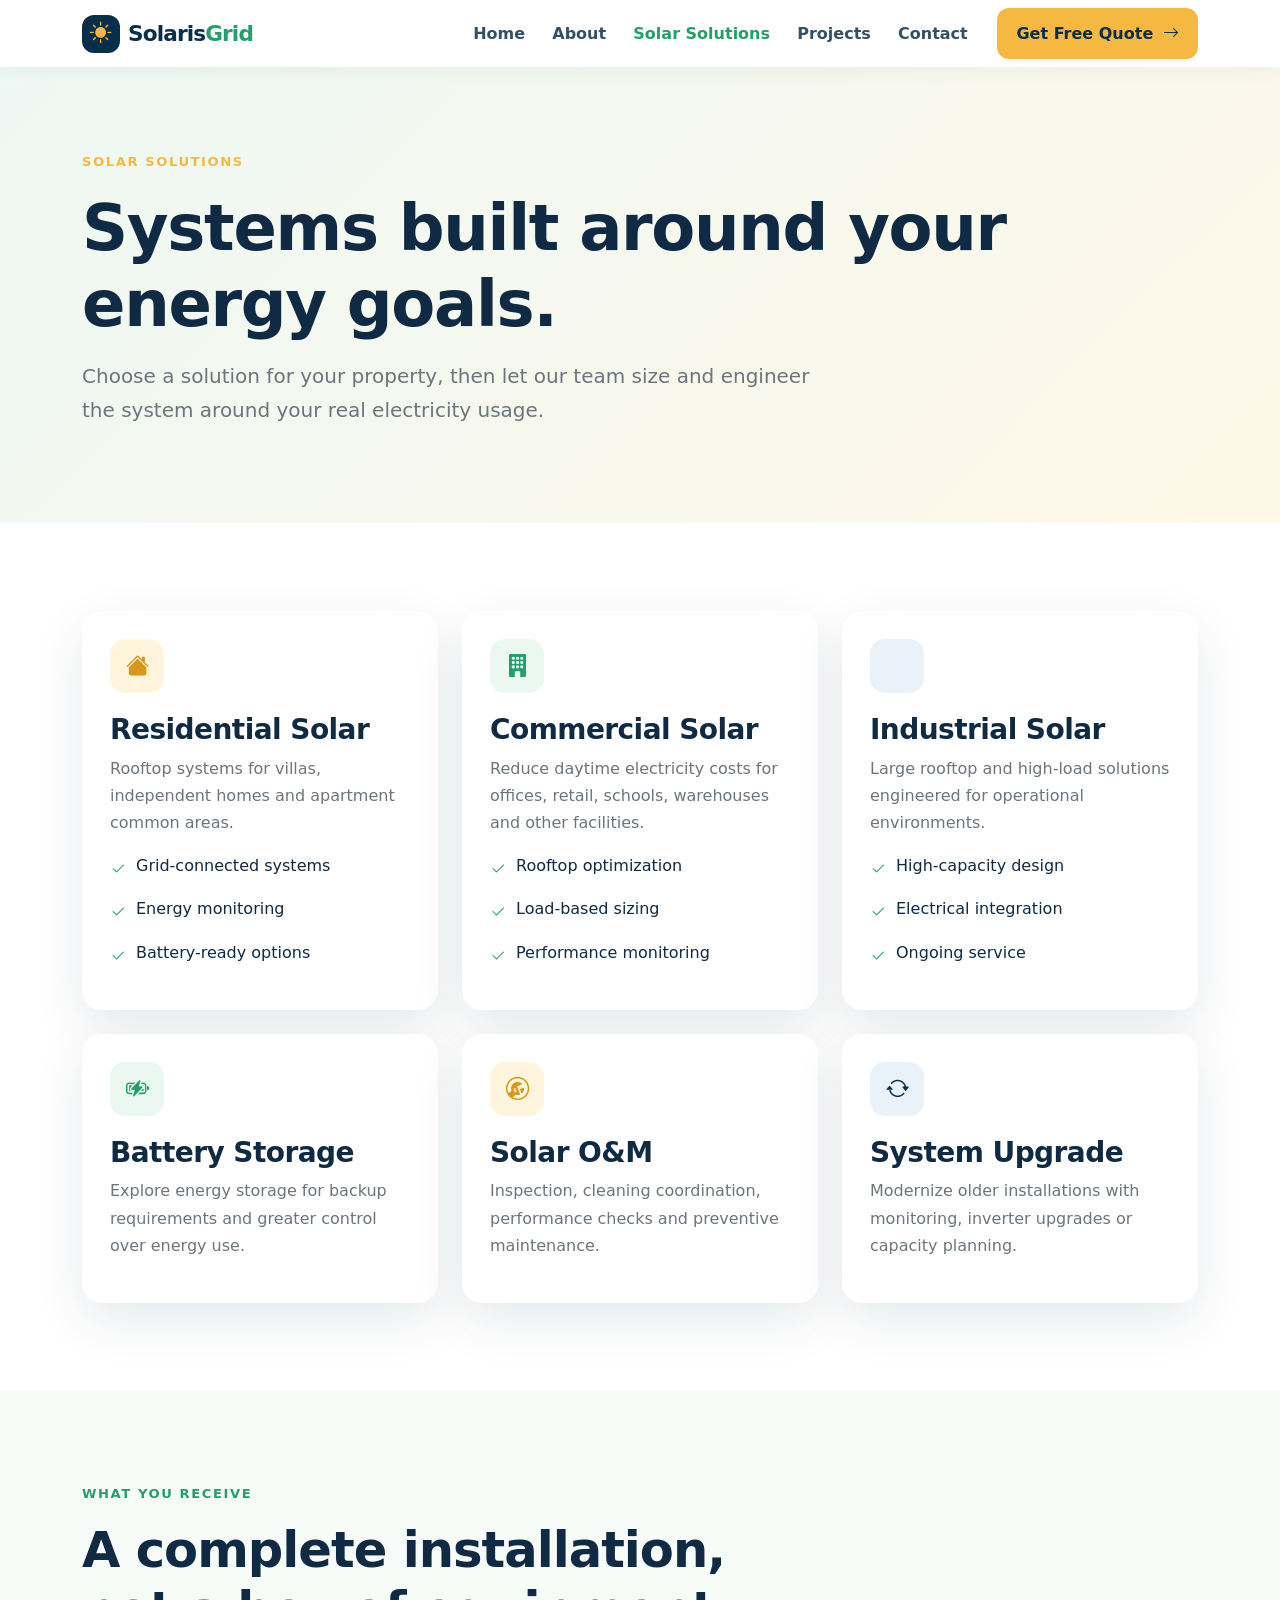
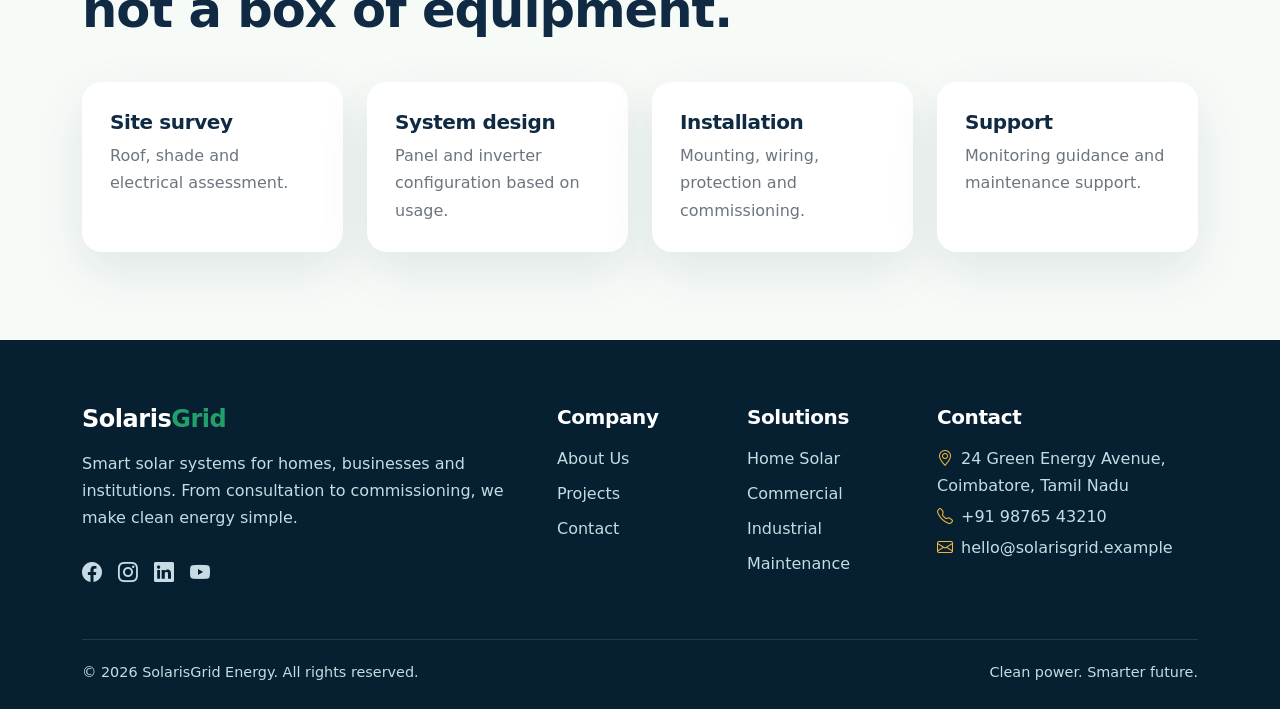
<file: solutions.html>
<!doctype html>
<html lang="en"><head>
<meta charset="utf-8"><meta name="viewport" content="width=device-width,initial-scale=1">
<title>Solar Solutions | SolarisGrid Energy</title>
<meta name="description" content="SolarisGrid Energy provides solar panel sales, installation, maintenance and energy solutions for homes and businesses.">
<link rel="preconnect" href="https://cdn.jsdelivr.net">
<link href="https://cdn.jsdelivr.net/npm/bootstrap@5.3.3/dist/css/bootstrap.min.css" rel="stylesheet">
<link href="https://cdn.jsdelivr.net/npm/bootstrap-icons@1.11.3/font/bootstrap-icons.css" rel="stylesheet">
<link href="assets/css/style.css" rel="stylesheet">
</head><body>
<nav class="navbar navbar-expand-lg sticky-top">
 <div class="container">
  <a class="navbar-brand" href="index.html"><span class="brand-mark"><i class="bi bi-sun-fill"></i></span>Solaris<span style="color:var(--mint)">Grid</span></a>
  <button class="navbar-toggler" type="button" data-bs-toggle="collapse" data-bs-target="#mainNav"><span class="navbar-toggler-icon"></span></button>
  <div class="collapse navbar-collapse" id="mainNav">
   <ul class="navbar-nav ms-auto align-items-lg-center">
    <li class="nav-item"><a class="nav-link " href="index.html">Home</a></li>
    <li class="nav-item"><a class="nav-link " href="about.html">About</a></li>
    <li class="nav-item"><a class="nav-link active" href="solutions.html">Solar Solutions</a></li>
    <li class="nav-item"><a class="nav-link " href="projects.html">Projects</a></li>
    <li class="nav-item"><a class="nav-link " href="contact.html">Contact</a></li>
   </ul>
   <a class="btn btn-sun ms-lg-3 mt-3 mt-lg-0" href="contact.html">Get Free Quote <i class="bi bi-arrow-right ms-1"></i></a>
  </div>
 </div>
</nav>

<section class="page-hero"><div class="container"><span class="eyebrow">Solar solutions</span><h1>Systems built around your energy goals.</h1><p class="lead text-secondary mt-3 col-lg-8">Choose a solution for your property, then let our team size and engineer the system around your real electricity usage.</p></div></section>
<section class="section"><div class="container"><div class="row g-4">
<div class="col-lg-4"><div class="card-premium service-card"><div class="icon-box icon-sun"><i class="bi bi-house-fill"></i></div><h3>Residential Solar</h3><p class="text-secondary">Rooftop systems for villas, independent homes and apartment common areas.</p><ul class="check-list"><li><i class="bi bi-check2"></i><span>Grid-connected systems</span></li><li><i class="bi bi-check2"></i><span>Energy monitoring</span></li><li><i class="bi bi-check2"></i><span>Battery-ready options</span></li></ul></div></div>
<div class="col-lg-4"><div class="card-premium service-card"><div class="icon-box"><i class="bi bi-building-fill"></i></div><h3>Commercial Solar</h3><p class="text-secondary">Reduce daytime electricity costs for offices, retail, schools, warehouses and other facilities.</p><ul class="check-list"><li><i class="bi bi-check2"></i><span>Rooftop optimization</span></li><li><i class="bi bi-check2"></i><span>Load-based sizing</span></li><li><i class="bi bi-check2"></i><span>Performance monitoring</span></li></ul></div></div>
<div class="col-lg-4"><div class="card-premium service-card"><div class="icon-box icon-navy"><i class="bi bi-factory"></i></div><h3>Industrial Solar</h3><p class="text-secondary">Large rooftop and high-load solutions engineered for operational environments.</p><ul class="check-list"><li><i class="bi bi-check2"></i><span>High-capacity design</span></li><li><i class="bi bi-check2"></i><span>Electrical integration</span></li><li><i class="bi bi-check2"></i><span>Ongoing service</span></li></ul></div></div>
<div class="col-lg-4"><div class="card-premium service-card"><div class="icon-box"><i class="bi bi-battery-charging"></i></div><h3>Battery Storage</h3><p class="text-secondary">Explore energy storage for backup requirements and greater control over energy use.</p></div></div>
<div class="col-lg-4"><div class="card-premium service-card"><div class="icon-box icon-sun"><i class="bi bi-wrench-adjustable-circle"></i></div><h3>Solar O&M</h3><p class="text-secondary">Inspection, cleaning coordination, performance checks and preventive maintenance.</p></div></div>
<div class="col-lg-4"><div class="card-premium service-card"><div class="icon-box icon-navy"><i class="bi bi-arrow-repeat"></i></div><h3>System Upgrade</h3><p class="text-secondary">Modernize older installations with monitoring, inverter upgrades or capacity planning.</p></div></div>
</div></div></section>
<section class="section soft"><div class="container"><div class="section-title"><span class="eyebrow">What you receive</span><h2>A complete installation, not a box of equipment.</h2></div><div class="row g-4"><div class="col-md-6 col-lg-3"><div class="card-premium"><h5>Site survey</h5><p class="text-secondary mb-0">Roof, shade and electrical assessment.</p></div></div><div class="col-md-6 col-lg-3"><div class="card-premium"><h5>System design</h5><p class="text-secondary mb-0">Panel and inverter configuration based on usage.</p></div></div><div class="col-md-6 col-lg-3"><div class="card-premium"><h5>Installation</h5><p class="text-secondary mb-0">Mounting, wiring, protection and commissioning.</p></div></div><div class="col-md-6 col-lg-3"><div class="card-premium"><h5>Support</h5><p class="text-secondary mb-0">Monitoring guidance and maintenance support.</p></div></div></div></div></section>

<footer class="footer">
 <div class="container">
  <div class="row g-4">
   <div class="col-lg-5">
    <h4 class="text-white fw-bold">Solaris<span style="color:var(--mint)">Grid</span></h4>
    <p class="mt-3 mb-4">Smart solar systems for homes, businesses and institutions. From consultation to commissioning, we make clean energy simple.</p>
    <div class="d-flex gap-3"><a href="#"><i class="bi bi-facebook fs-5"></i></a><a href="#"><i class="bi bi-instagram fs-5"></i></a><a href="#"><i class="bi bi-linkedin fs-5"></i></a><a href="#"><i class="bi bi-youtube fs-5"></i></a></div>
   </div>
   <div class="col-6 col-lg-2"><h5>Company</h5><ul class="list-unstyled mt-3"><li class="mb-2"><a href="about.html">About Us</a></li><li class="mb-2"><a href="projects.html">Projects</a></li><li class="mb-2"><a href="contact.html">Contact</a></li></ul></div>
   <div class="col-6 col-lg-2"><h5>Solutions</h5><ul class="list-unstyled mt-3"><li class="mb-2"><a href="solutions.html">Home Solar</a></li><li class="mb-2"><a href="solutions.html">Commercial</a></li><li class="mb-2"><a href="solutions.html">Industrial</a></li><li class="mb-2"><a href="solutions.html">Maintenance</a></li></ul></div>
   <div class="col-lg-3"><h5>Contact</h5><p class="mt-3 mb-1"><i class="bi bi-geo-alt me-2" style="color:var(--sun)"></i>24 Green Energy Avenue, Coimbatore, Tamil Nadu</p><p class="mb-1"><i class="bi bi-telephone me-2" style="color:var(--sun)"></i>+91 98765 43210</p><p><i class="bi bi-envelope me-2" style="color:var(--sun)"></i>hello@solarisgrid.example</p></div>
  </div>
  <div class="footer-bottom d-flex flex-column flex-md-row justify-content-between gap-2"><span>© <span data-year></span> SolarisGrid Energy. All rights reserved.</span><span>Clean power. Smarter future.</span></div>
 </div>
</footer>

<script src="https://cdn.jsdelivr.net/npm/bootstrap@5.3.3/dist/js/bootstrap.bundle.min.js"></script><script src="assets/js/main.js"></script>
</body></html>
</file>
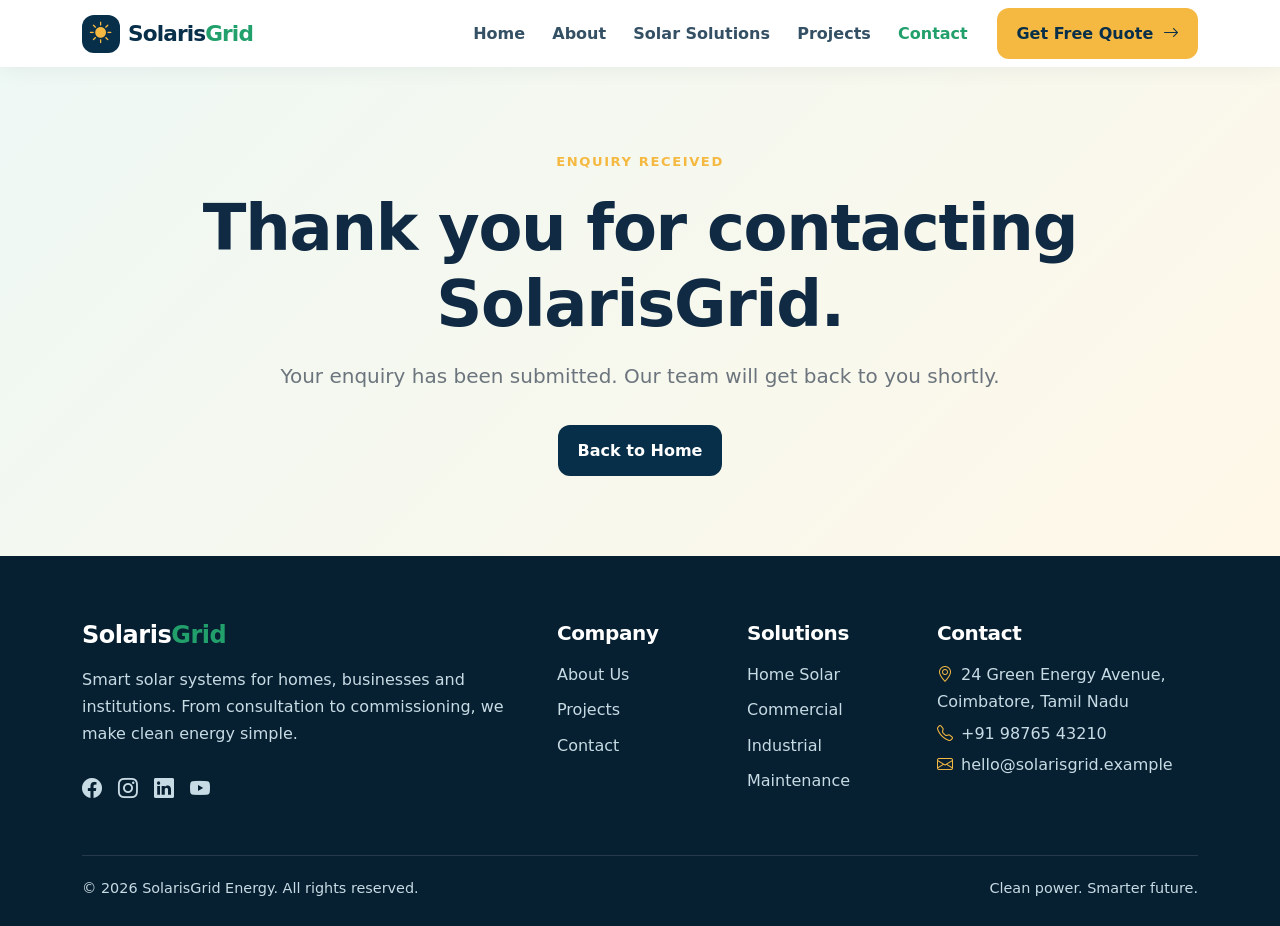
<file: thank-you.html>
<!doctype html>
<html lang="en"><head>
<meta charset="utf-8"><meta name="viewport" content="width=device-width,initial-scale=1">
<title>Thank You | SolarisGrid Energy</title>
<meta name="description" content="SolarisGrid Energy provides solar panel sales, installation, maintenance and energy solutions for homes and businesses.">
<link rel="preconnect" href="https://cdn.jsdelivr.net">
<link href="https://cdn.jsdelivr.net/npm/bootstrap@5.3.3/dist/css/bootstrap.min.css" rel="stylesheet">
<link href="https://cdn.jsdelivr.net/npm/bootstrap-icons@1.11.3/font/bootstrap-icons.css" rel="stylesheet">
<link href="assets/css/style.css" rel="stylesheet">
</head><body>
<nav class="navbar navbar-expand-lg sticky-top">
 <div class="container">
  <a class="navbar-brand" href="index.html"><span class="brand-mark"><i class="bi bi-sun-fill"></i></span>Solaris<span style="color:var(--mint)">Grid</span></a>
  <button class="navbar-toggler" type="button" data-bs-toggle="collapse" data-bs-target="#mainNav"><span class="navbar-toggler-icon"></span></button>
  <div class="collapse navbar-collapse" id="mainNav">
   <ul class="navbar-nav ms-auto align-items-lg-center">
    <li class="nav-item"><a class="nav-link " href="index.html">Home</a></li>
    <li class="nav-item"><a class="nav-link " href="about.html">About</a></li>
    <li class="nav-item"><a class="nav-link " href="solutions.html">Solar Solutions</a></li>
    <li class="nav-item"><a class="nav-link " href="projects.html">Projects</a></li>
    <li class="nav-item"><a class="nav-link active" href="contact.html">Contact</a></li>
   </ul>
   <a class="btn btn-sun ms-lg-3 mt-3 mt-lg-0" href="contact.html">Get Free Quote <i class="bi bi-arrow-right ms-1"></i></a>
  </div>
 </div>
</nav>

<section class="page-hero"><div class="container text-center"><span class="eyebrow">Enquiry received</span><h1>Thank you for contacting SolarisGrid.</h1><p class="lead text-secondary mt-3">Your enquiry has been submitted. Our team will get back to you shortly.</p><a class="btn btn-navy mt-3" href="index.html">Back to Home</a></div></section>

<footer class="footer">
 <div class="container">
  <div class="row g-4">
   <div class="col-lg-5">
    <h4 class="text-white fw-bold">Solaris<span style="color:var(--mint)">Grid</span></h4>
    <p class="mt-3 mb-4">Smart solar systems for homes, businesses and institutions. From consultation to commissioning, we make clean energy simple.</p>
    <div class="d-flex gap-3"><a href="#"><i class="bi bi-facebook fs-5"></i></a><a href="#"><i class="bi bi-instagram fs-5"></i></a><a href="#"><i class="bi bi-linkedin fs-5"></i></a><a href="#"><i class="bi bi-youtube fs-5"></i></a></div>
   </div>
   <div class="col-6 col-lg-2"><h5>Company</h5><ul class="list-unstyled mt-3"><li class="mb-2"><a href="about.html">About Us</a></li><li class="mb-2"><a href="projects.html">Projects</a></li><li class="mb-2"><a href="contact.html">Contact</a></li></ul></div>
   <div class="col-6 col-lg-2"><h5>Solutions</h5><ul class="list-unstyled mt-3"><li class="mb-2"><a href="solutions.html">Home Solar</a></li><li class="mb-2"><a href="solutions.html">Commercial</a></li><li class="mb-2"><a href="solutions.html">Industrial</a></li><li class="mb-2"><a href="solutions.html">Maintenance</a></li></ul></div>
   <div class="col-lg-3"><h5>Contact</h5><p class="mt-3 mb-1"><i class="bi bi-geo-alt me-2" style="color:var(--sun)"></i>24 Green Energy Avenue, Coimbatore, Tamil Nadu</p><p class="mb-1"><i class="bi bi-telephone me-2" style="color:var(--sun)"></i>+91 98765 43210</p><p><i class="bi bi-envelope me-2" style="color:var(--sun)"></i>hello@solarisgrid.example</p></div>
  </div>
  <div class="footer-bottom d-flex flex-column flex-md-row justify-content-between gap-2"><span>© <span data-year></span> SolarisGrid Energy. All rights reserved.</span><span>Clean power. Smarter future.</span></div>
 </div>
</footer>

<script src="https://cdn.jsdelivr.net/npm/bootstrap@5.3.3/dist/js/bootstrap.bundle.min.js"></script><script src="assets/js/main.js"></script>
</body></html>
</file>
<file: assets/css/style.css>
:root{
  --sun:#f5b942;
  --sun-dark:#d99618;
  --navy:#082f49;
  --navy-2:#0b4568;
  --mint:#22a06b;
  --cream:#f7fbf8;
  --ink:#102a43;
  --muted:#61758a;
  --white:#fff;
  --shadow:0 18px 50px rgba(8,47,73,.10);
  --radius:20px;
}
html{scroll-behavior:smooth}
body{font-family:Inter,system-ui,-apple-system,"Segoe UI",sans-serif;color:var(--ink);background:#fff;line-height:1.7}
h1,h2,h3,h4,h5{font-weight:800;letter-spacing:-.02em}
a{text-decoration:none}
.navbar{background:rgba(255,255,255,.96);backdrop-filter:blur(14px);box-shadow:0 2px 20px rgba(8,47,73,.06)}
.navbar-brand{font-weight:900;color:var(--navy)!important;letter-spacing:-.04em;font-size:1.35rem}
.brand-mark{display:inline-grid;place-items:center;width:38px;height:38px;border-radius:12px;background:var(--navy);color:var(--sun);margin-right:8px}
.nav-link{font-weight:650;color:#345064!important;padding:.7rem .85rem!important}
.nav-link:hover,.nav-link.active{color:var(--mint)!important}
.btn-sun{background:var(--sun);border:0;color:var(--navy);font-weight:800;border-radius:12px;padding:.85rem 1.2rem}
.btn-sun:hover{background:#ffc95f;color:var(--navy)}
.btn-navy{background:var(--navy);border:0;color:#fff;font-weight:800;border-radius:12px;padding:.85rem 1.2rem}
.btn-navy:hover{background:var(--navy-2);color:#fff}
.btn-outline-navy{border:2px solid var(--navy);color:var(--navy);font-weight:800;border-radius:12px;padding:.75rem 1.15rem}
.btn-outline-navy:hover{background:var(--navy);color:#fff}
.hero{position:relative;overflow:hidden;background:linear-gradient(135deg,#062c45 0%,#0b4568 62%,#126b67 100%);color:#fff;padding:120px 0 95px}
.hero:before{content:"";position:absolute;width:420px;height:420px;border-radius:50%;right:-100px;top:-120px;background:rgba(245,185,66,.18)}
.hero:after{content:"";position:absolute;width:280px;height:280px;border-radius:50%;left:-130px;bottom:-160px;background:rgba(34,160,107,.18)}
.hero-content{position:relative;z-index:2}
.eyebrow{display:inline-flex;align-items:center;gap:8px;color:var(--sun);font-size:.82rem;font-weight:850;letter-spacing:.12em;text-transform:uppercase;margin-bottom:1rem}
.hero h1{font-size:clamp(2.5rem,6vw,5rem);line-height:1.02;max-width:850px}
.hero p{font-size:1.15rem;color:#d9ebf4;max-width:700px}
.hero-card{background:rgba(255,255,255,.1);border:1px solid rgba(255,255,255,.18);border-radius:24px;padding:24px;backdrop-filter:blur(12px)}
.hero-stat strong{display:block;font-size:1.7rem;color:var(--sun)}
.section{padding:88px 0}
.section-sm{padding:60px 0}
.section-title{max-width:720px;margin-bottom:42px}
.section-title .eyebrow{color:var(--mint)}
.section-title h2{font-size:clamp(2rem,4vw,3.1rem)}
.section-title p{color:var(--muted);font-size:1.05rem}
.soft{background:var(--cream)}
.card-premium{border:0;border-radius:var(--radius);box-shadow:var(--shadow);height:100%;padding:28px;background:#fff}
.icon-box{width:54px;height:54px;display:grid;place-items:center;border-radius:15px;background:#eaf8f1;color:var(--mint);font-size:1.45rem;margin-bottom:20px}
.icon-sun{background:#fff5dd;color:var(--sun-dark)}
.icon-navy{background:#e8f2f8;color:var(--navy)}
.check-list{padding:0;margin:0;list-style:none}
.check-list li{margin:.75rem 0;display:flex;gap:10px}
.check-list i{color:var(--mint);margin-top:4px}
.kpi{border-left:4px solid var(--sun);padding-left:18px}
.kpi strong{font-size:2.2rem;display:block;color:var(--navy)}
.breadcrumb-wrap{background:#eef6f7;padding:16px 0}
.breadcrumb{margin:0}
.page-hero{padding:80px 0;background:linear-gradient(135deg,#eef8f4,#fff8e8)}
.page-hero h1{font-size:clamp(2.4rem,5vw,4rem)}
.service-card{transition:.25s transform,.25s box-shadow}
.service-card:hover{transform:translateY(-6px);box-shadow:0 25px 60px rgba(8,47,73,.14)}
.step{position:relative;padding-left:62px}
.step-number{position:absolute;left:0;top:0;width:44px;height:44px;border-radius:14px;display:grid;place-items:center;background:var(--navy);color:var(--sun);font-weight:900}
.process-line{border-left:2px dashed #c9d8df;padding-bottom:24px}
.process-line:last-child{border-left:0}
.project-card{overflow:hidden;border-radius:20px;background:#fff;box-shadow:var(--shadow);height:100%}
.project-visual{height:190px;background:linear-gradient(135deg,#082f49,#22a06b);position:relative;overflow:hidden}
.project-visual:after{content:"";position:absolute;inset:25px;background:repeating-linear-gradient(25deg,rgba(255,255,255,.12) 0 12px,transparent 12px 24px);transform:skewY(-8deg)}
.form-control,.form-select{padding:.85rem 1rem;border-radius:12px;border:1px solid #d6e1e7}
.form-control:focus,.form-select:focus{border-color:var(--mint);box-shadow:0 0 0 .2rem rgba(34,160,107,.12)}
.contact-card{border-radius:22px;background:var(--navy);color:#fff;padding:34px;height:100%}
.contact-card p{color:#cfe2eb}
.contact-item{display:flex;gap:14px;margin:22px 0}
.contact-item i{color:var(--sun);font-size:1.25rem}
.accordion-item{border:0;border-bottom:1px solid #dce7eb}
.accordion-button{font-weight:750;padding:20px 0;box-shadow:none!important;background:#fff!important;color:var(--navy)}
.cta{background:linear-gradient(135deg,var(--navy),#0d5d68);color:#fff;border-radius:28px;padding:55px}
.cta p{color:#d5e8ed}
.footer{background:#061f31;color:#c7dbe4;padding:65px 0 25px}
.footer a{color:#c7dbe4}.footer a:hover{color:var(--sun)}
.footer h5{color:#fff}
.footer-bottom{border-top:1px solid rgba(255,255,255,.12);margin-top:45px;padding-top:20px;font-size:.9rem}
.badge-soft{background:#e9f7ef;color:#14764e;padding:.45rem .7rem;border-radius:999px;font-weight:800}
.table-premium{border-radius:18px;overflow:hidden;box-shadow:var(--shadow)}
.table-premium thead{background:var(--navy);color:#fff}
.table-premium td,.table-premium th{padding:16px}
.solar-panel{position:relative;width:250px;height:150px;margin:auto;background:#103f60;border:6px solid #d7e4e8;border-radius:8px;transform:skew(-8deg) rotate(-7deg);box-shadow:0 25px 50px rgba(0,0,0,.25)}
.solar-panel:before{content:"";position:absolute;inset:0;background:linear-gradient(90deg,transparent 48%,rgba(255,255,255,.2) 49% 51%,transparent 52%),linear-gradient(0deg,transparent 48%,rgba(255,255,255,.2) 49% 51%,transparent 52%);background-size:50px 50px}
.sun-orb{position:absolute;width:100px;height:100px;border-radius:50%;background:var(--sun);right:15%;top:12%;box-shadow:0 0 60px rgba(245,185,66,.5)}
@media(max-width:991px){.hero{padding:90px 0 70px}.navbar .btn-sun{display:none}.section{padding:70px 0}}
@media(max-width:575px){.hero{padding:75px 0 60px}.hero h1{font-size:2.65rem}.cta{padding:34px 24px}.section{padding:58px 0}.page-hero{padding:60px 0}.solar-panel{width:210px;height:125px}}
</file>
